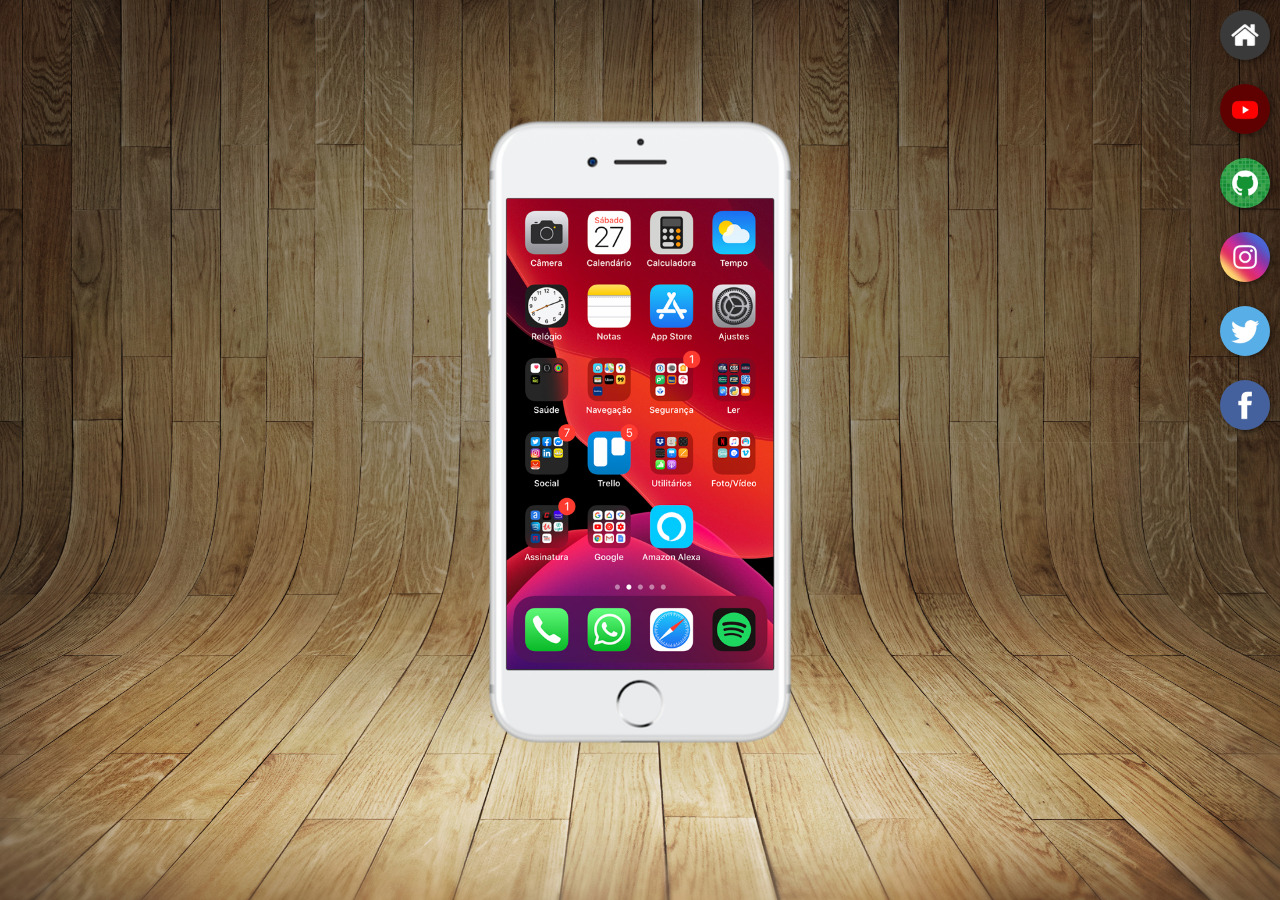
<file: index.html>
<!DOCTYPE html>
<html lang="pt-br">
<head>
    <meta charset="UTF-8">
    <meta name="viewport" content="width=device-width, initial-scale=1.0">
    <title>Projeto Redes Sociais</title>
    <link rel="shortcut icon" href="favicon.ico" type="image/x-icon">
    <link rel="stylesheet" href="estilos/style.css">
</head>
<body>
    <main>
        <section id="telefone">
            <iframe src="home.html" name="tela" id="tela" frameborder="0"></iframe>

        </section>
        <section id="redes-sociais">
            <a href="home.html" target="tela"><img src="imagens/logo-home.jpg" alt="home"></a><br>
            <a href="youtube.html" target="tela"><img src="imagens/logo-youtube.jpg" alt="youtube"></a><br>
            <a href="github.html" target="tela"><img src="imagens/logo-github.jpg" alt="github"></a><br>
            <a href="instagram.html" target="tela"><img src="imagens/logo-instagram.jpg" alt="instagram"></a><br>
            <a href="twitter.html" target="tela"><img src="imagens/logo-twitter.jpg" alt=""></a><br>
            <a href="facebook.html" target="tela"><img src="imagens/logo-facebook.jpg" alt=""></a>
            
        </section>
    </main>
</body>
</html>
</file>
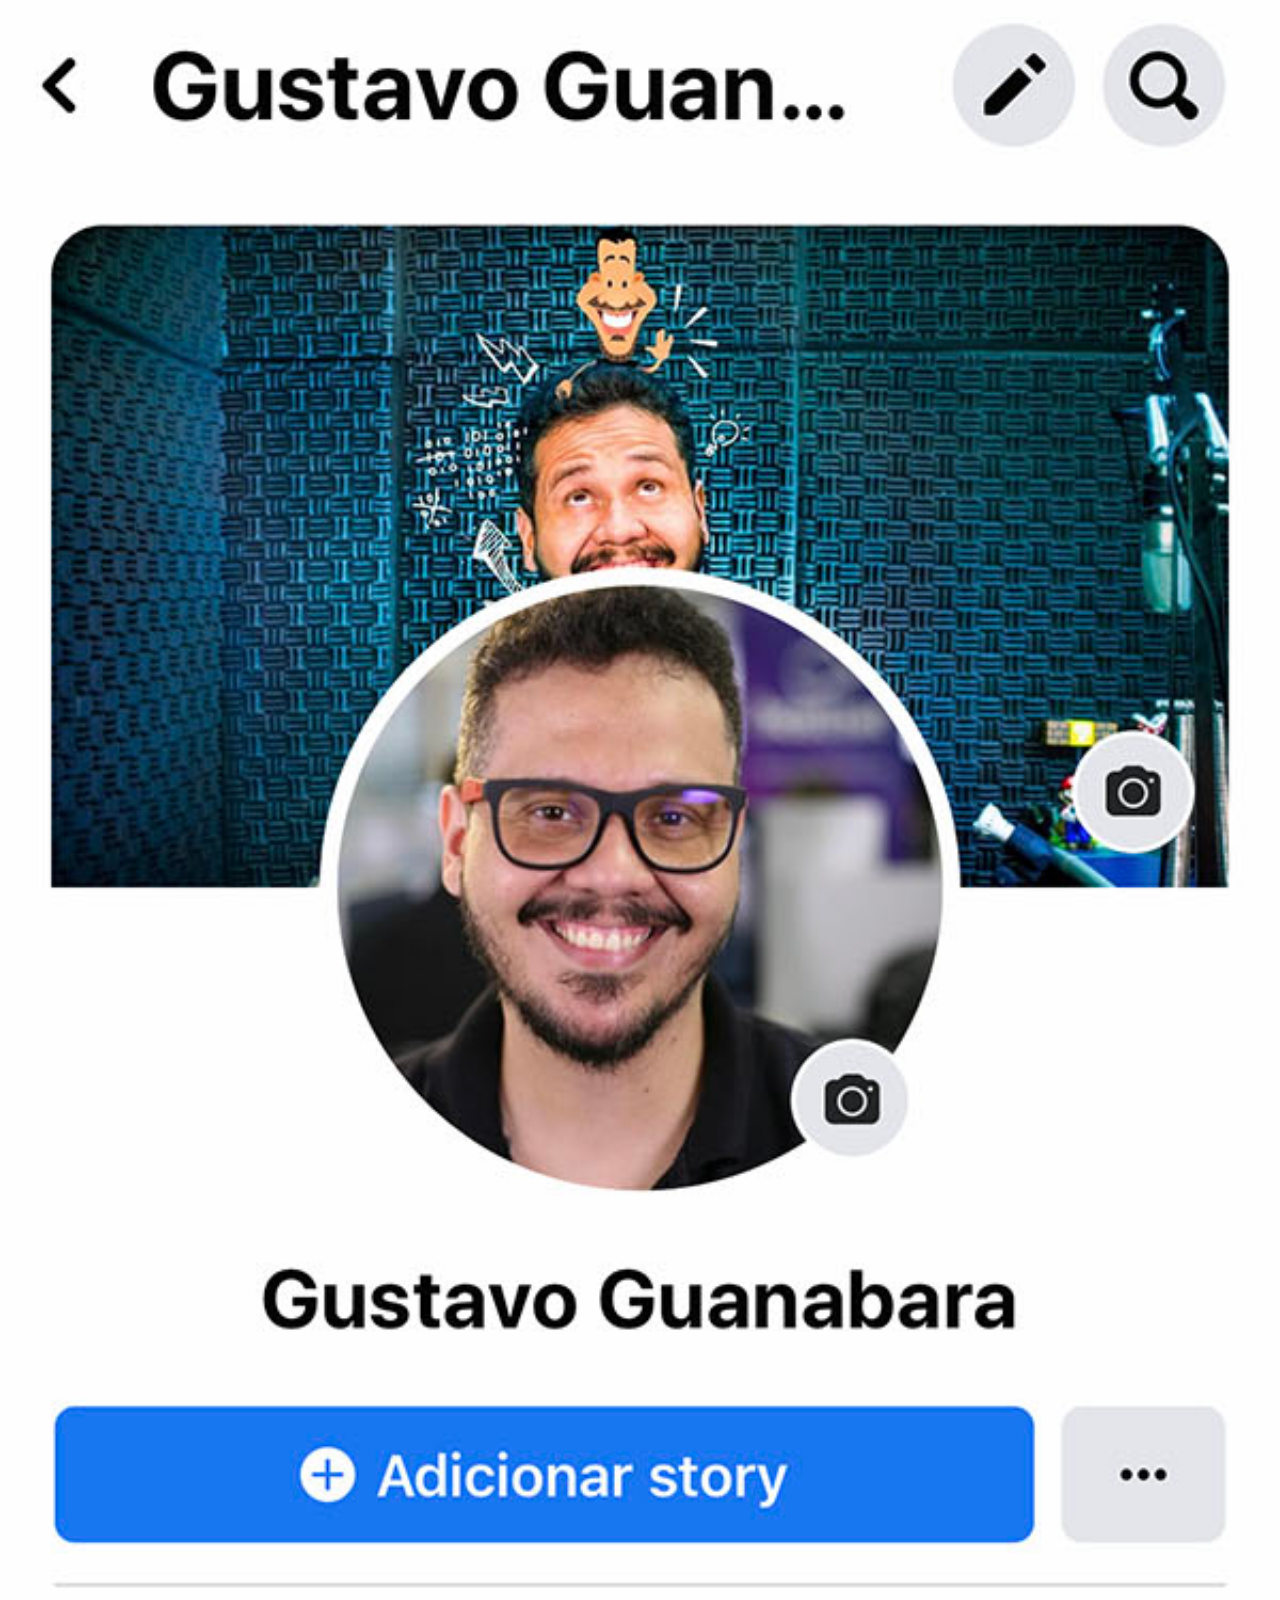
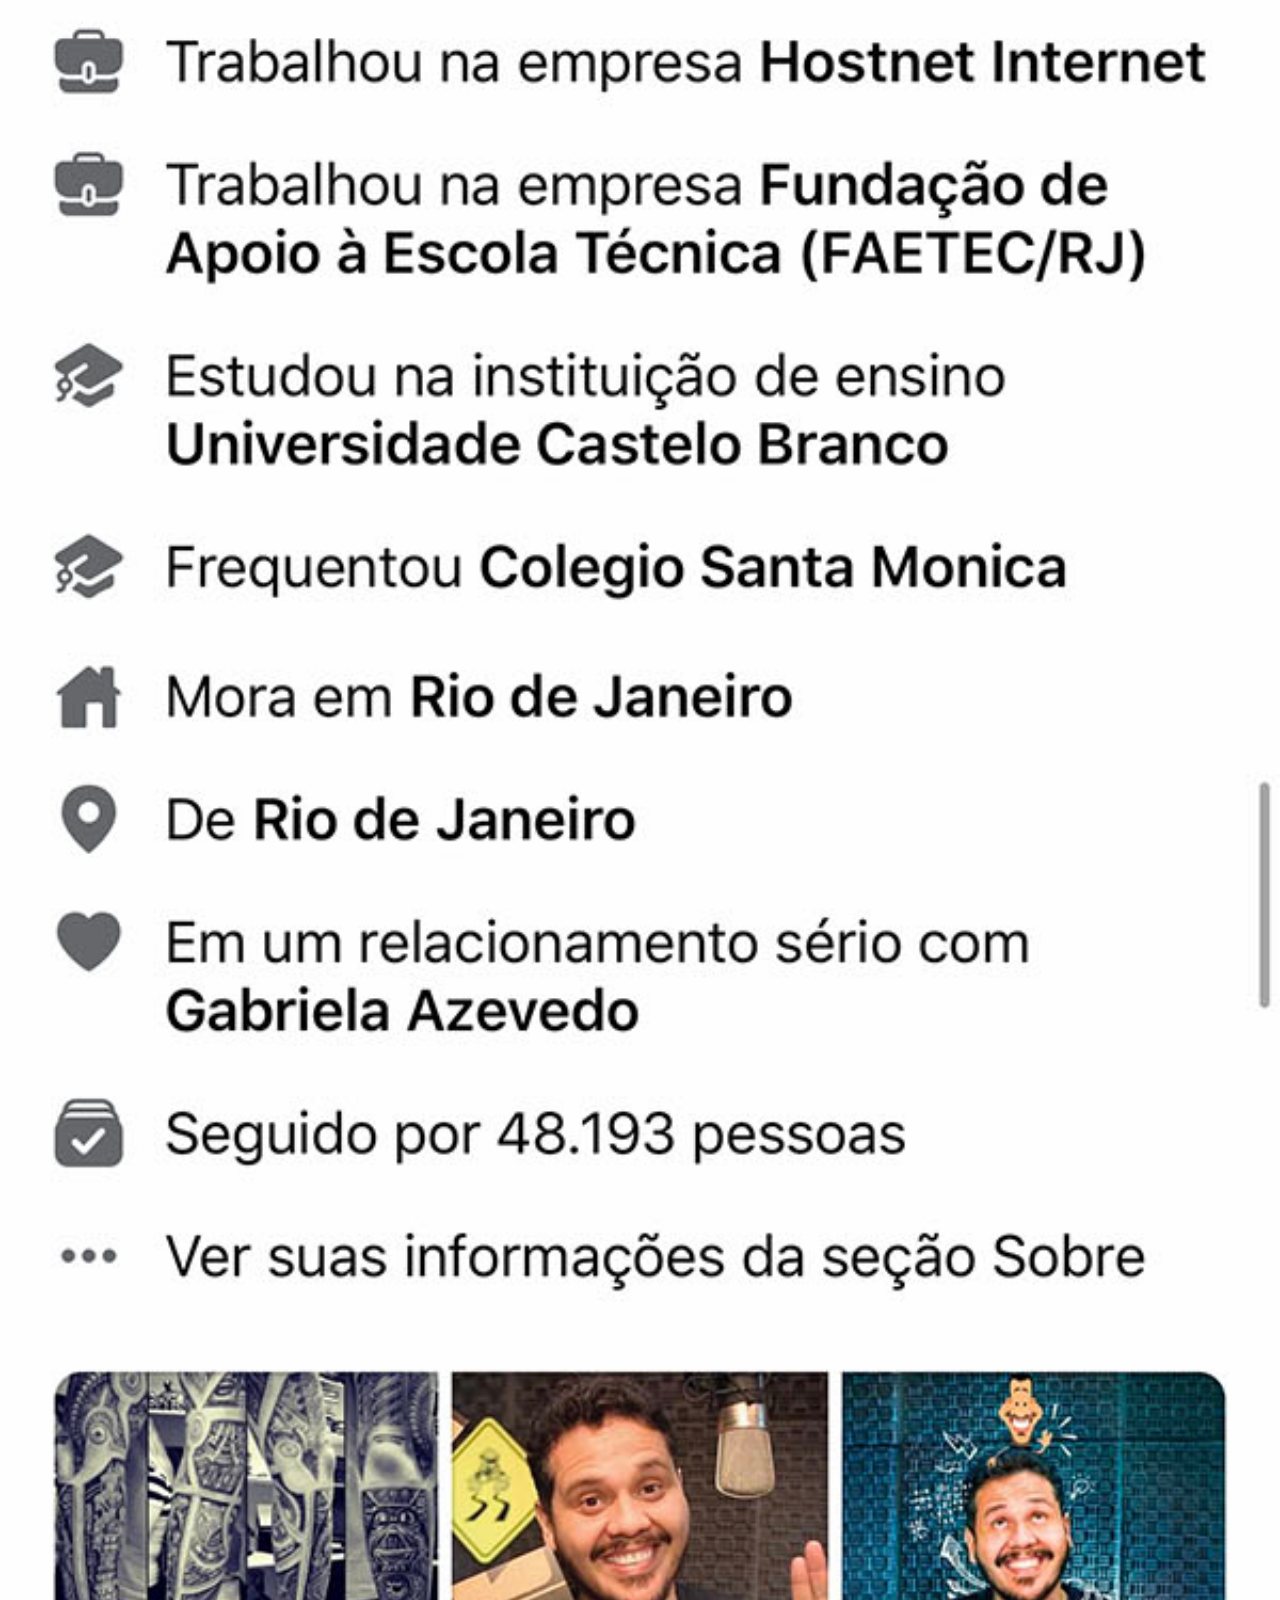
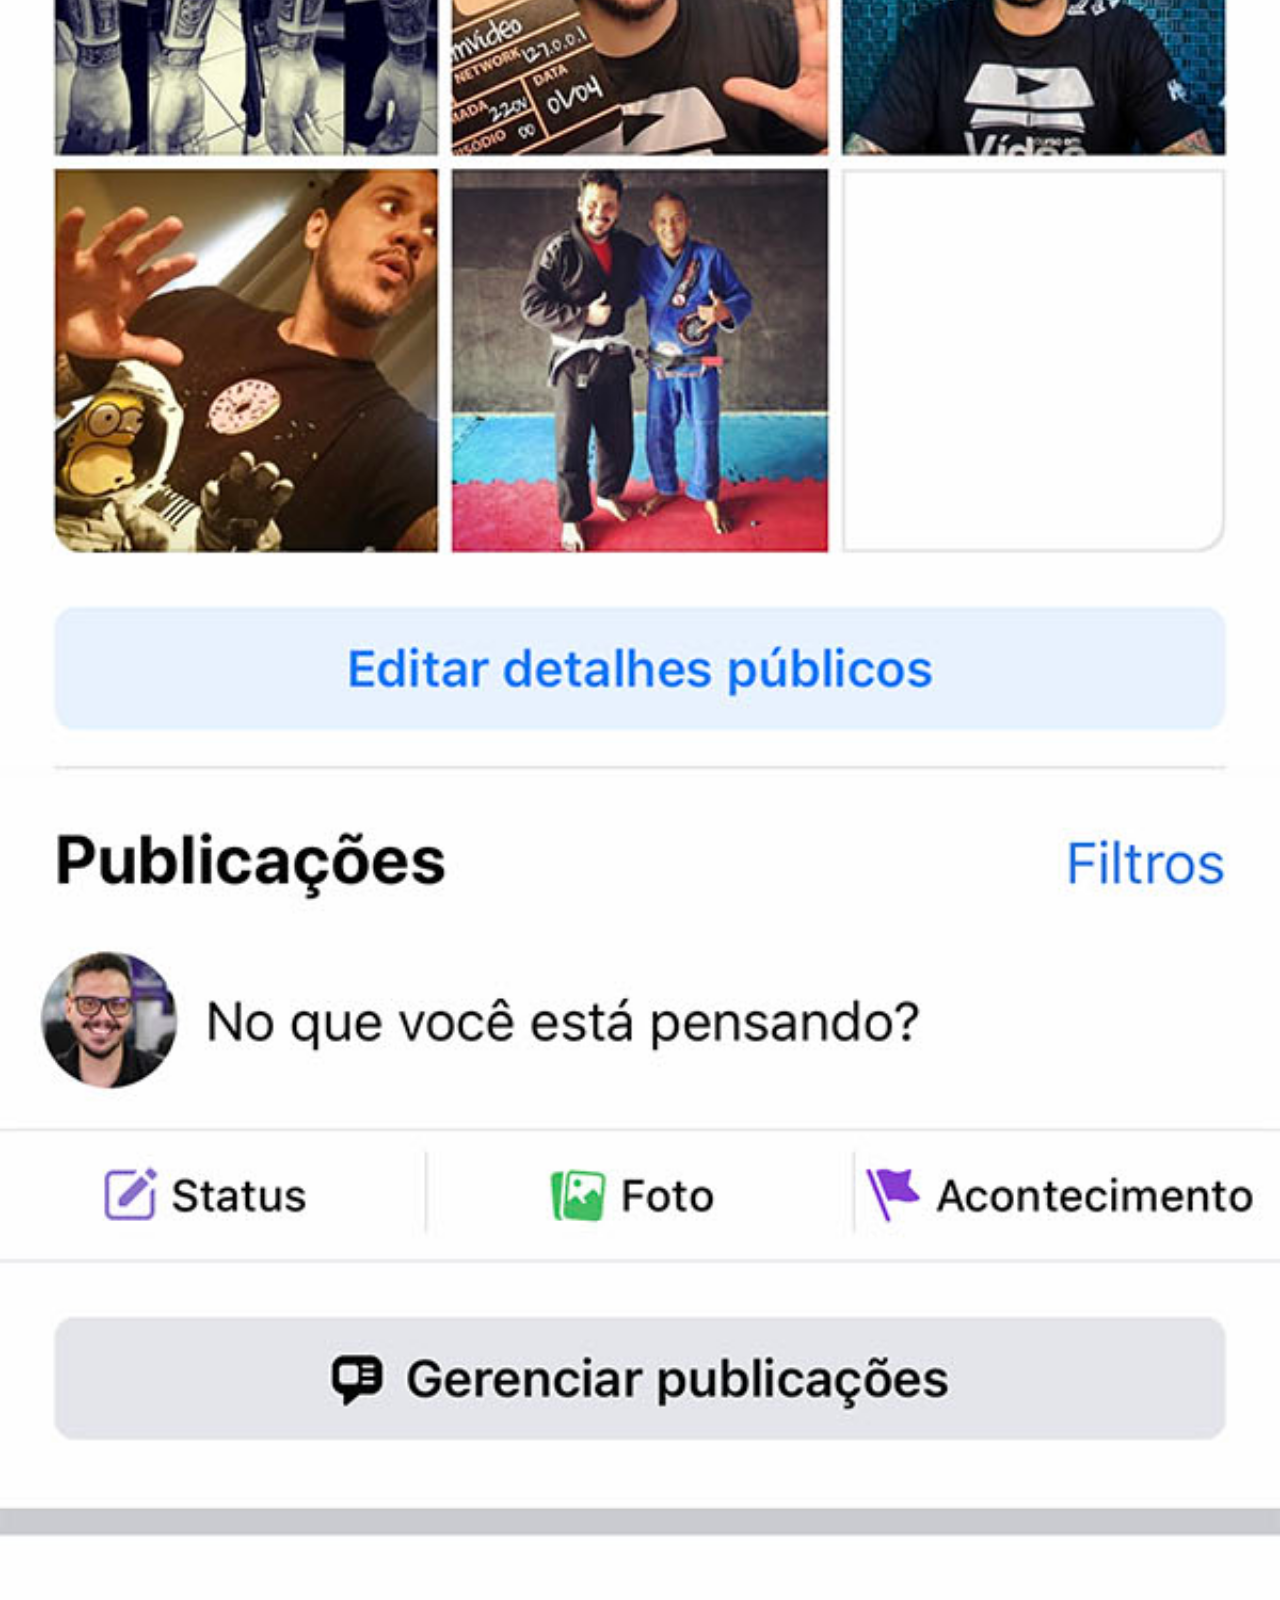
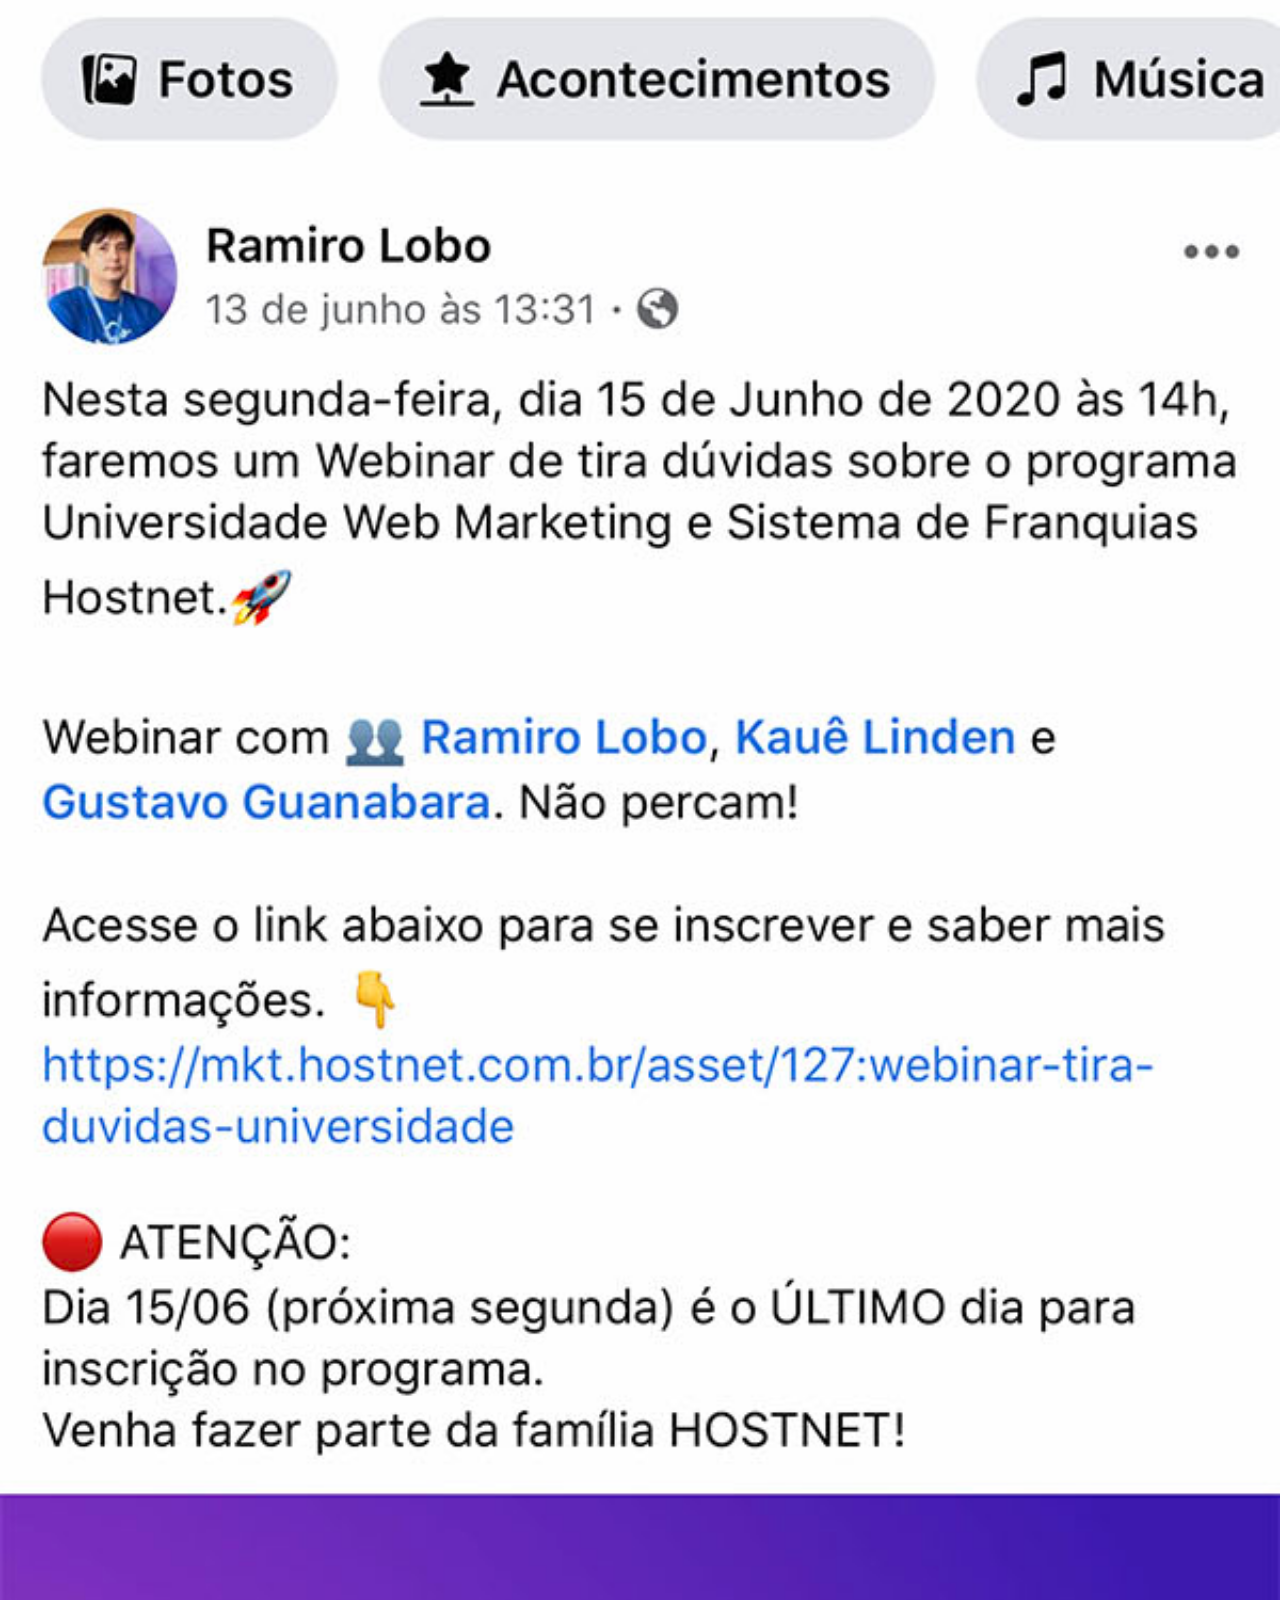
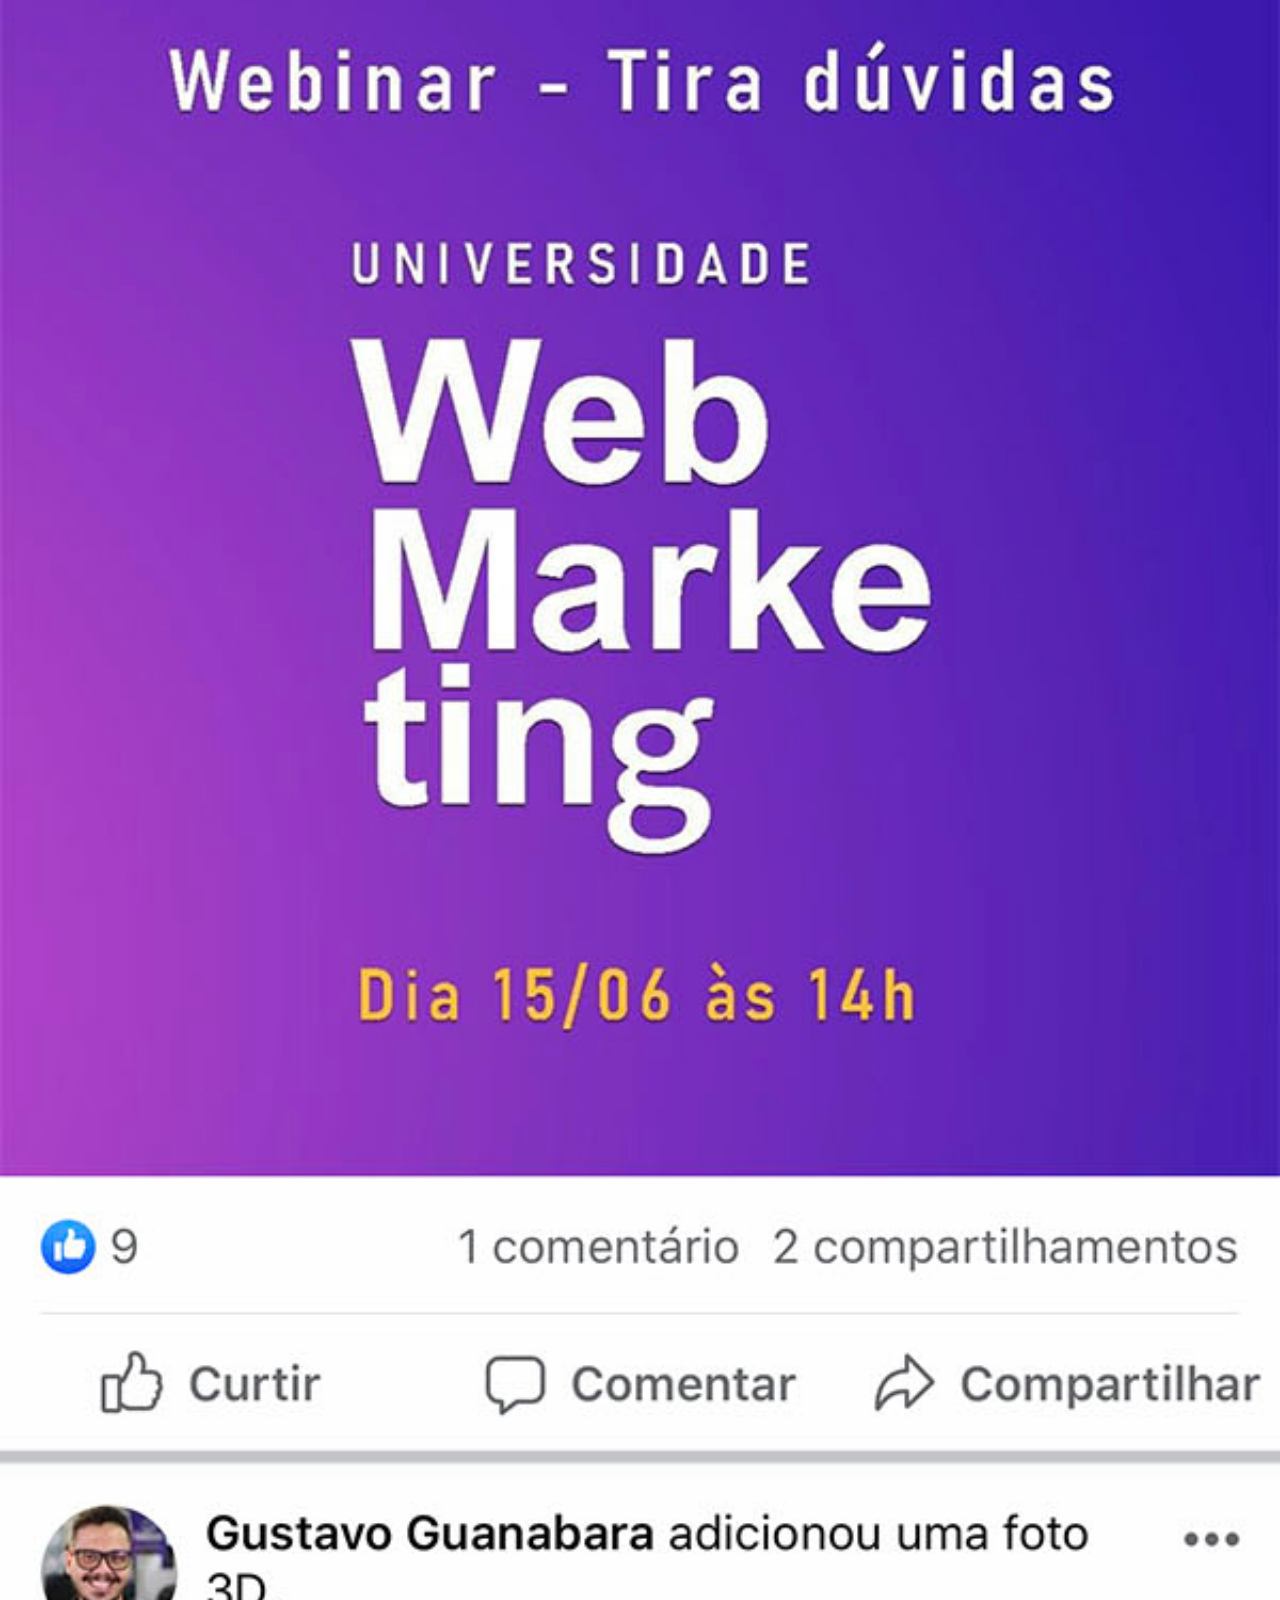
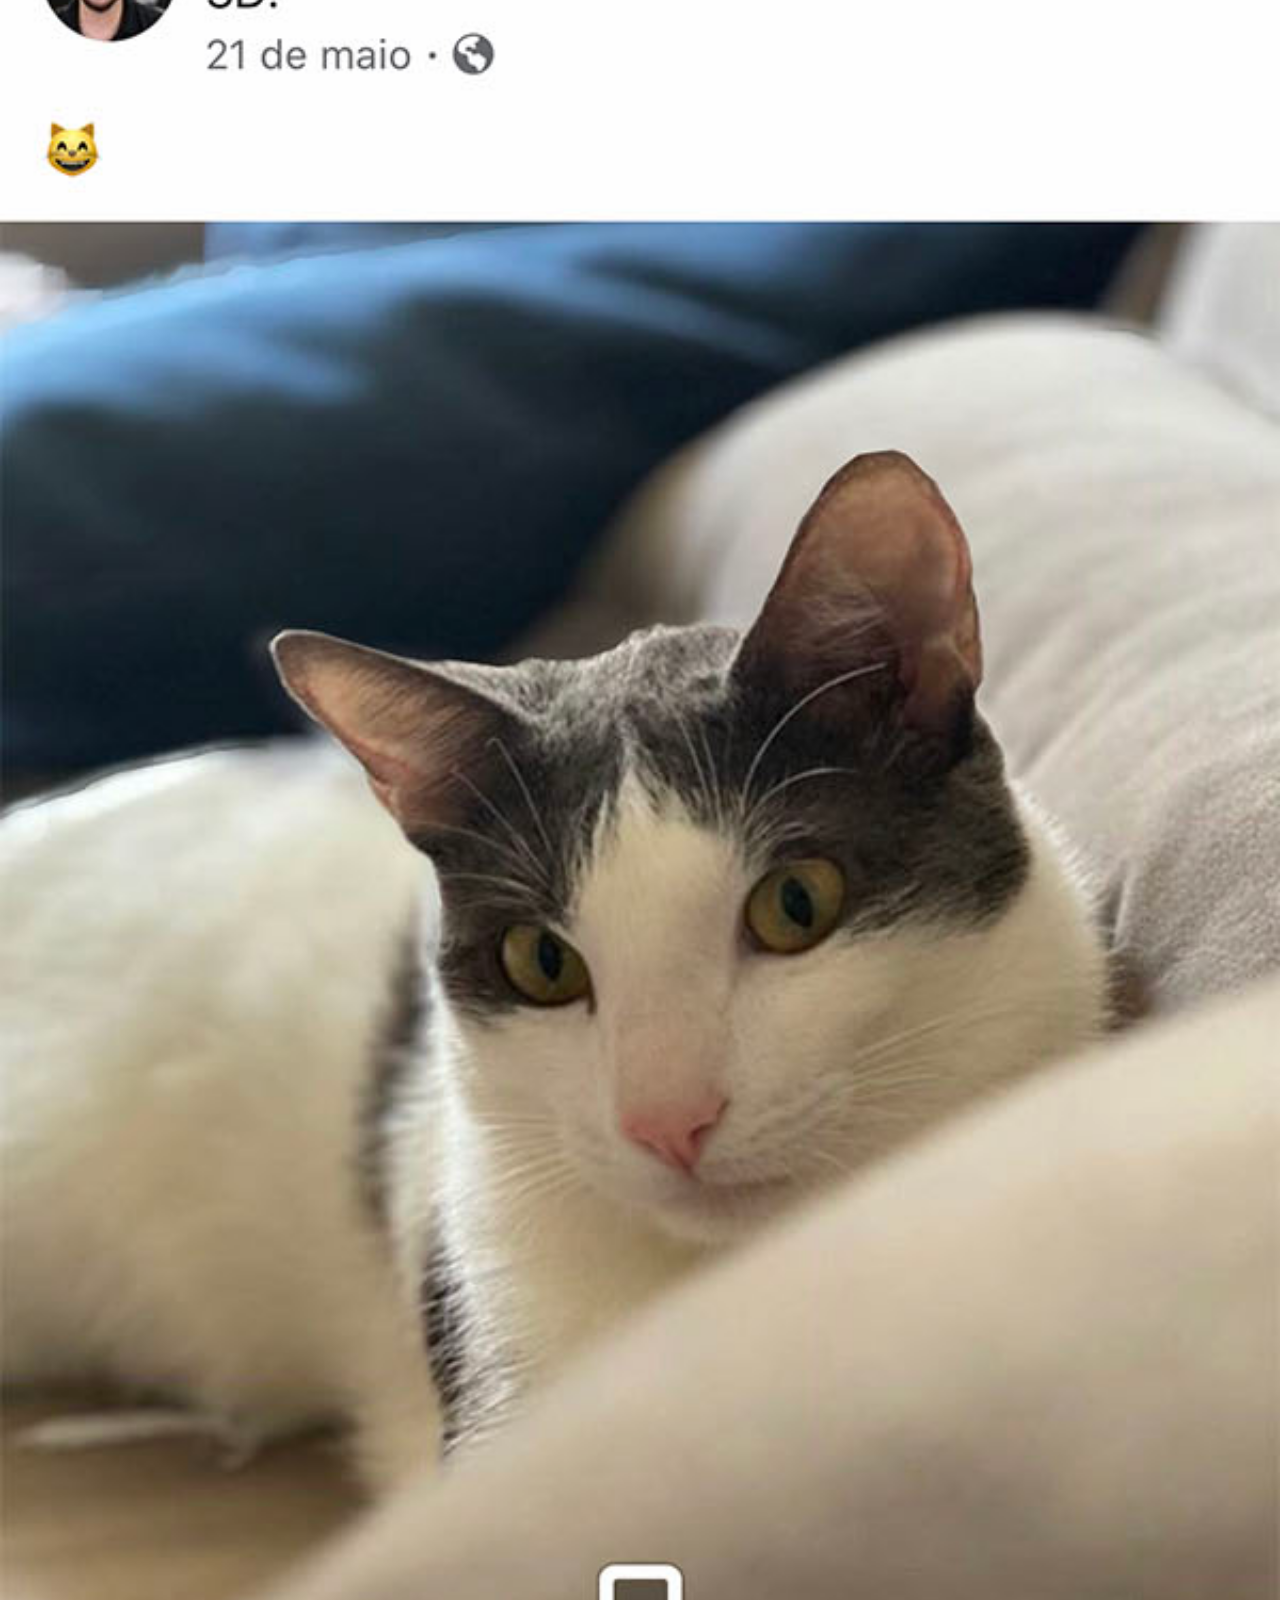
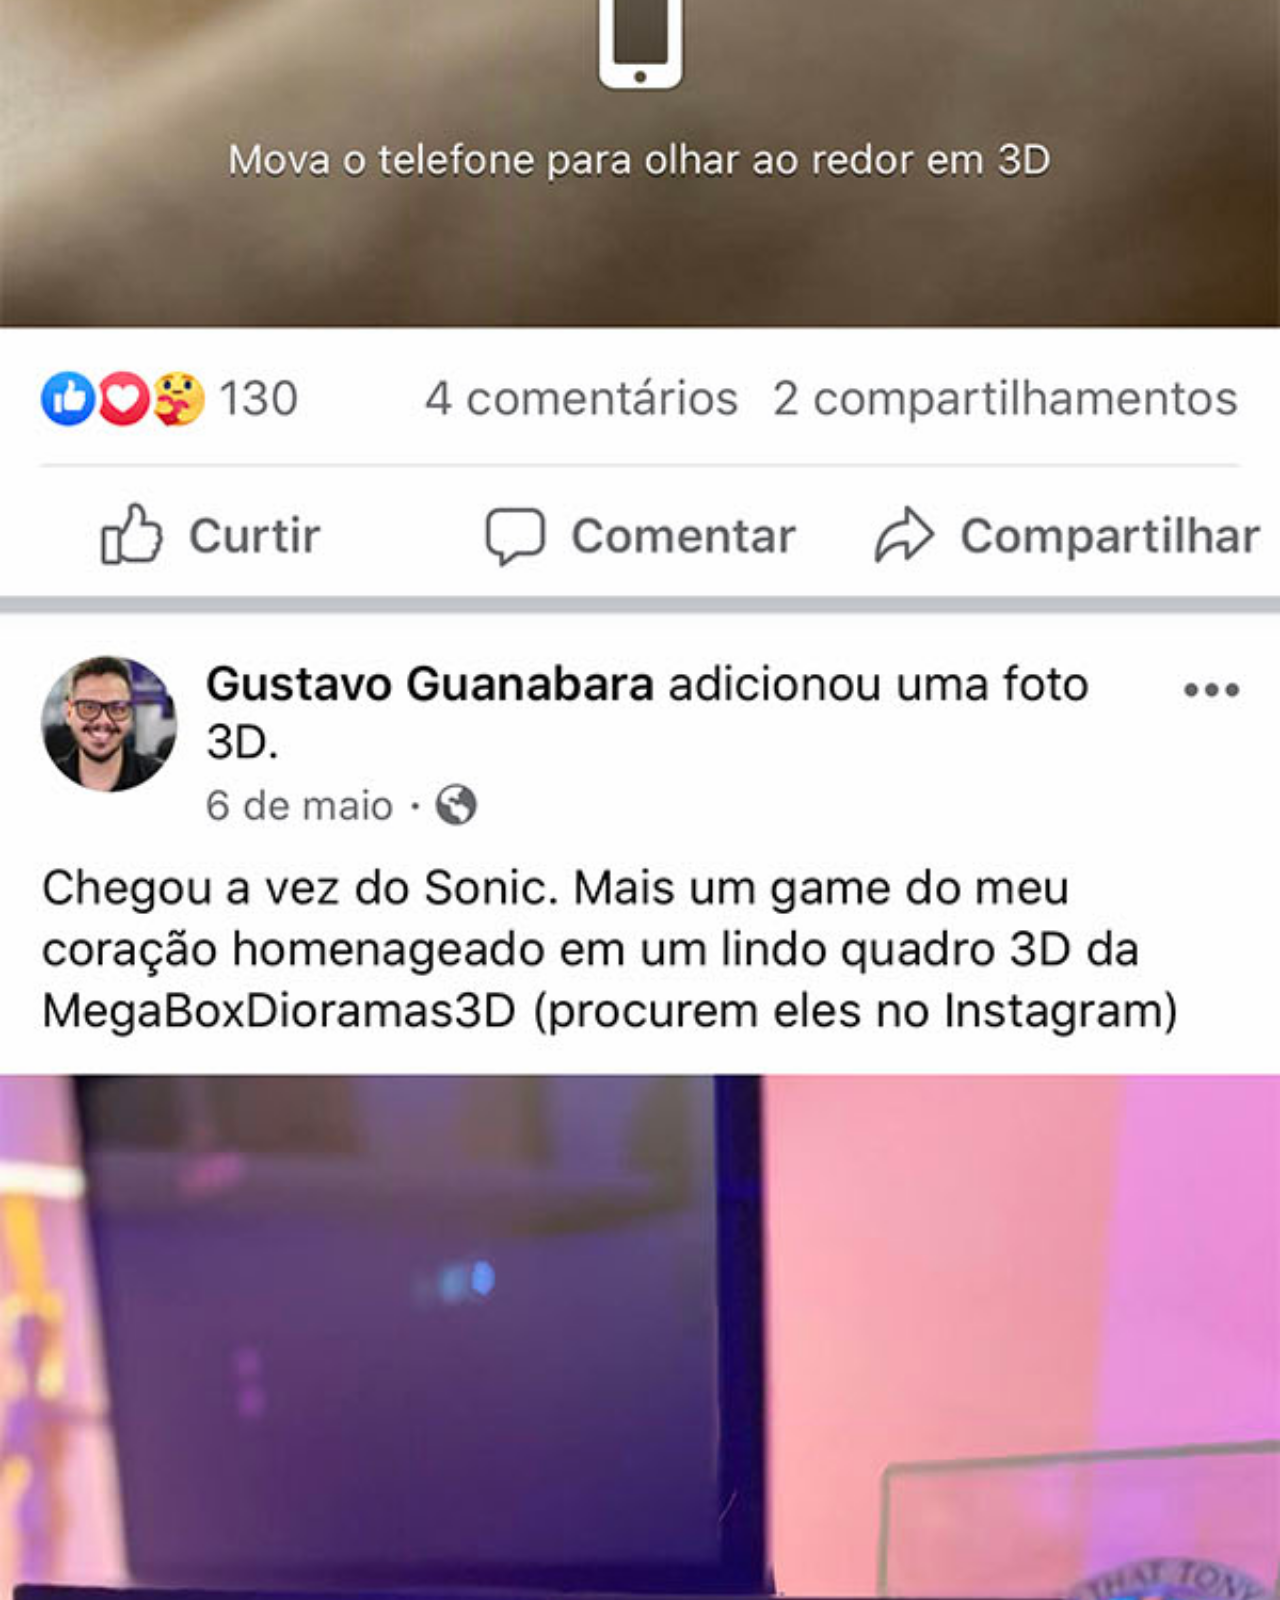
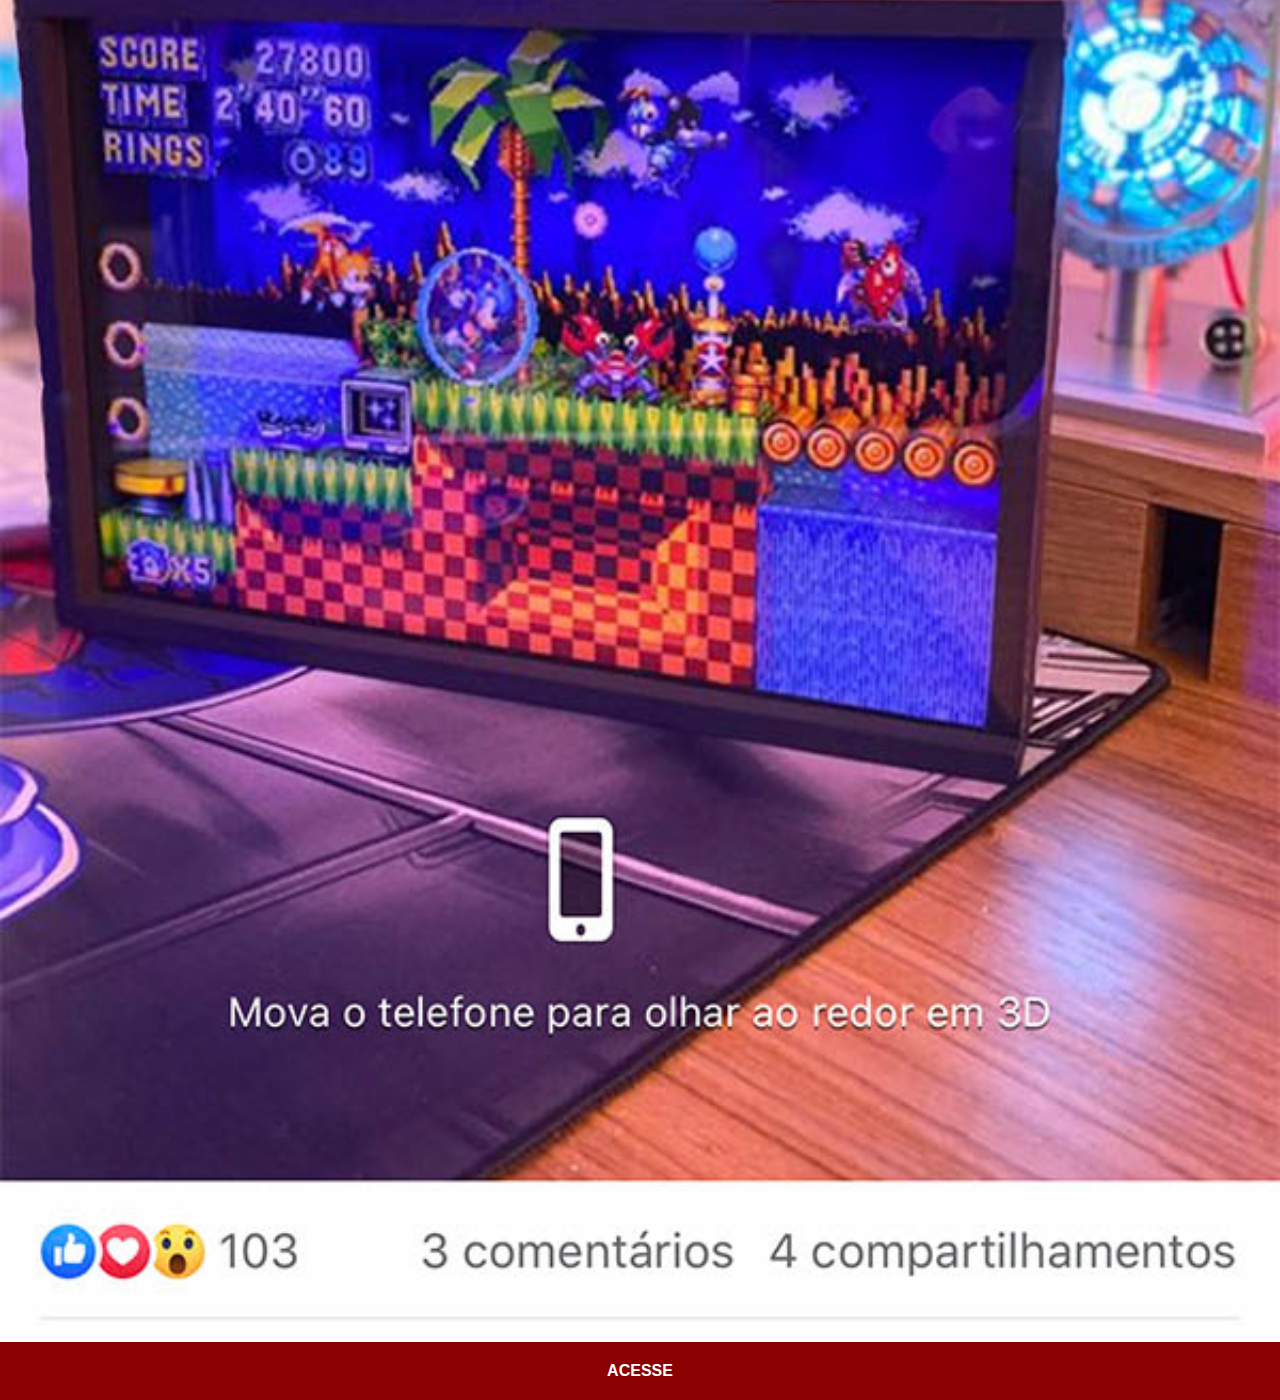
<file: facebook.html>
<!DOCTYPE html>
<html lang="pt-br">
<head>
    <meta charset="UTF-8">
    <meta name="viewport" content="width=device-width, initial-scale=1.0">
    <title>Facebook</title>
    <link rel="stylesheet" href="estilos/social.css">
</head>
<body>
    <img src="imagens/tela-facebook.jpg" alt="facebook">
    <a href="https://www.facebook.com/">ACESSE</a>
    
</body>
</html>
</file>
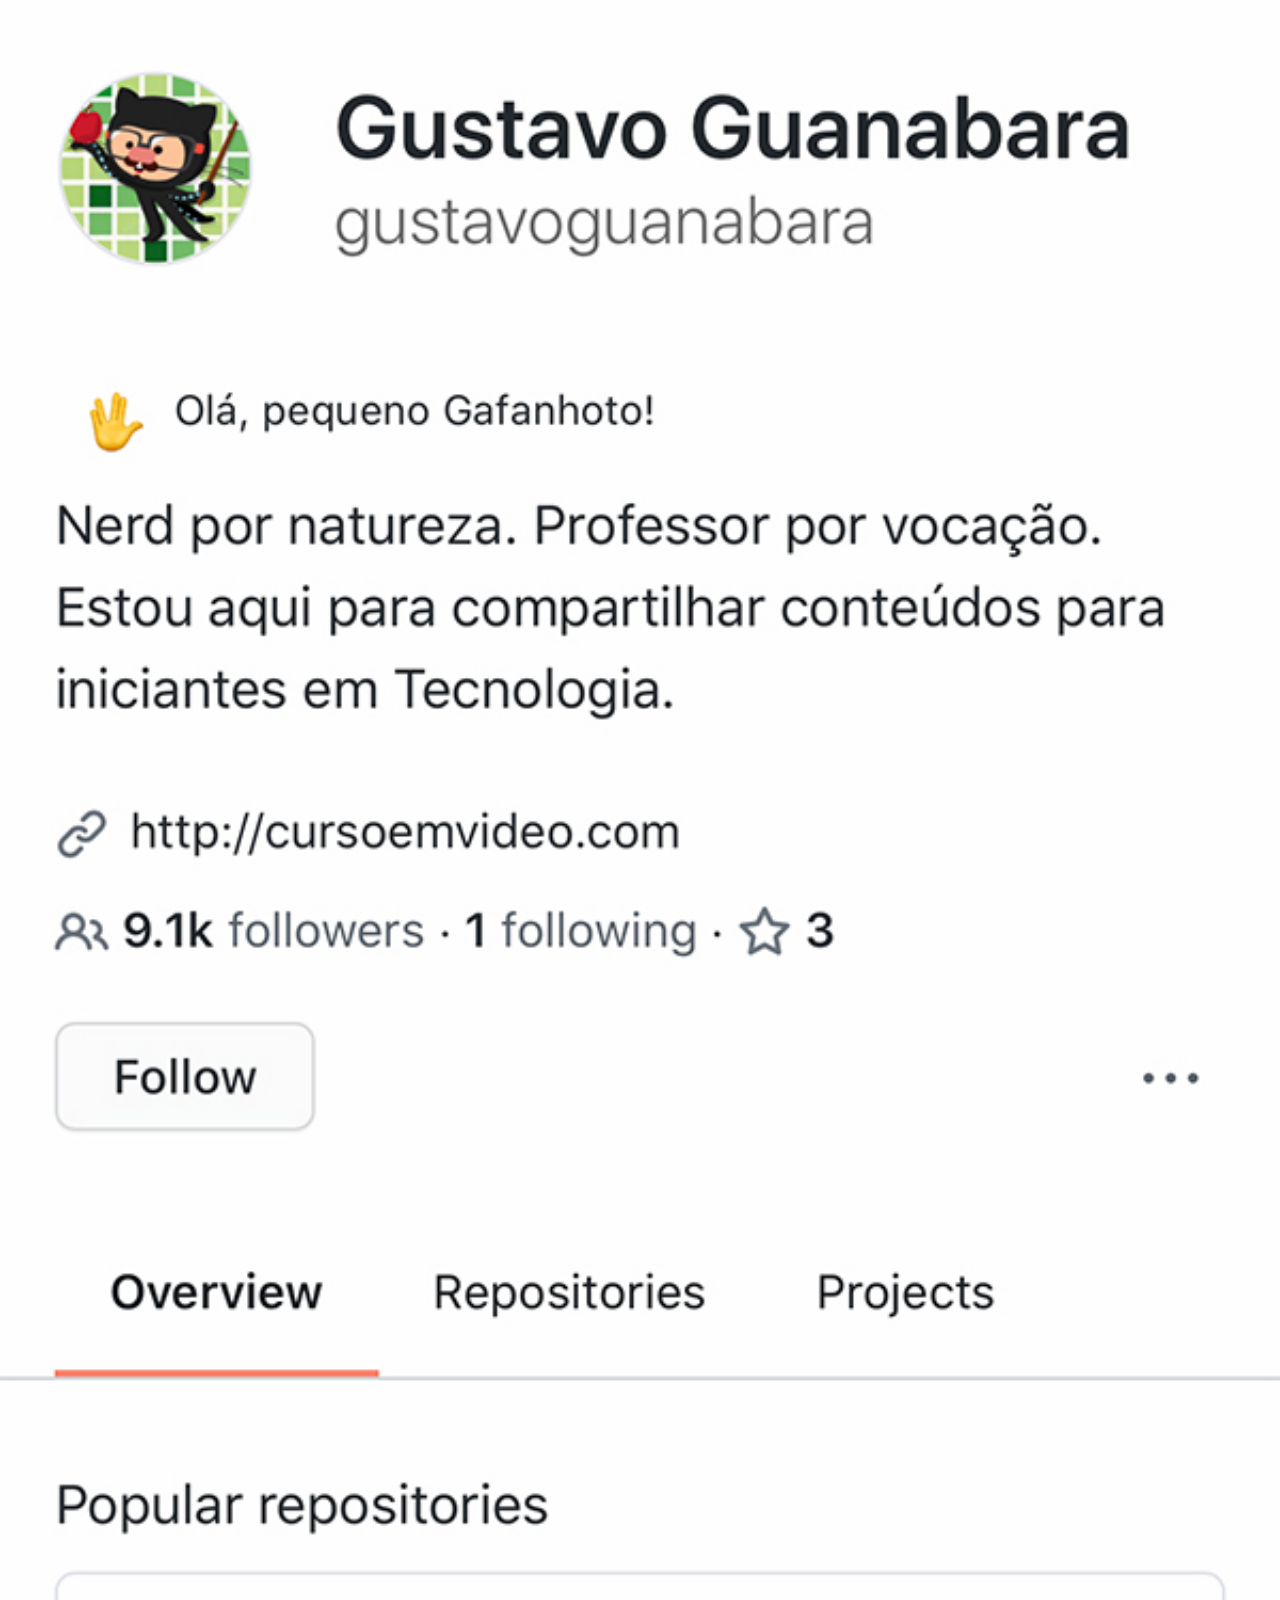
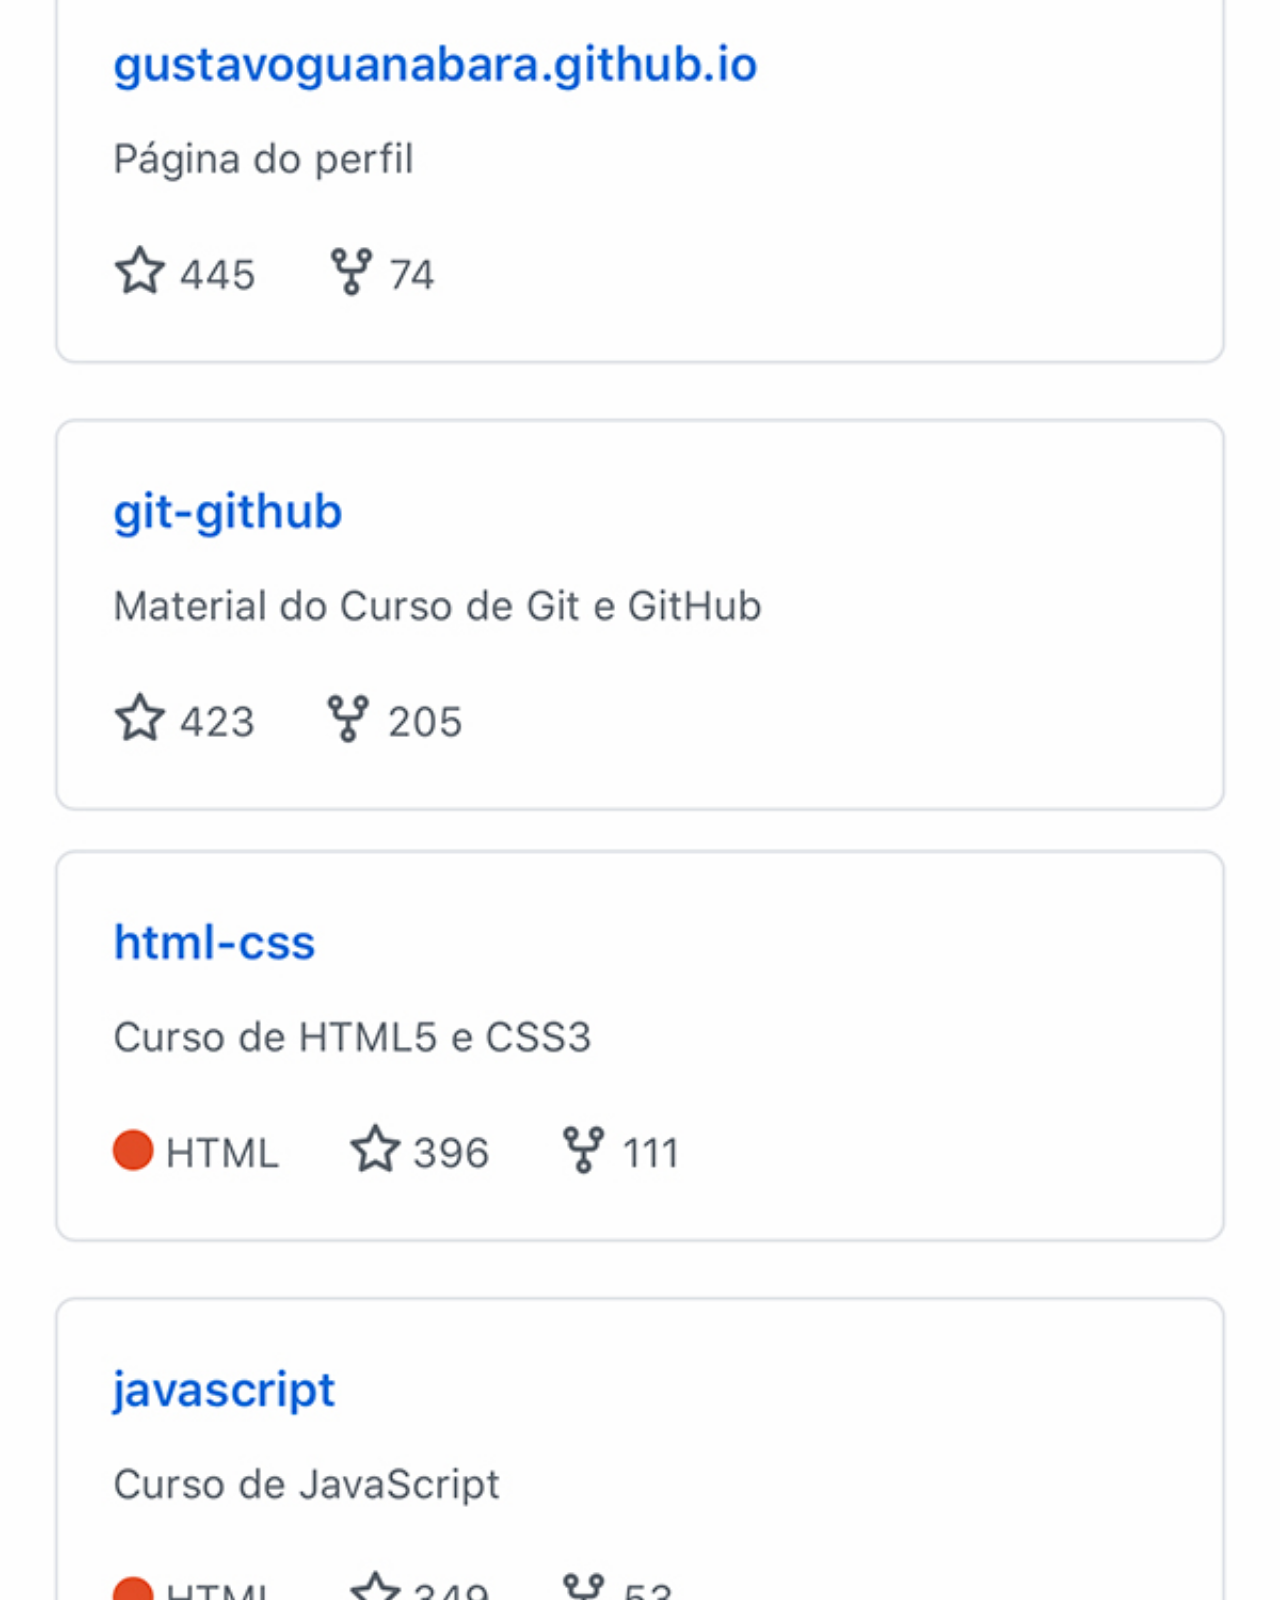
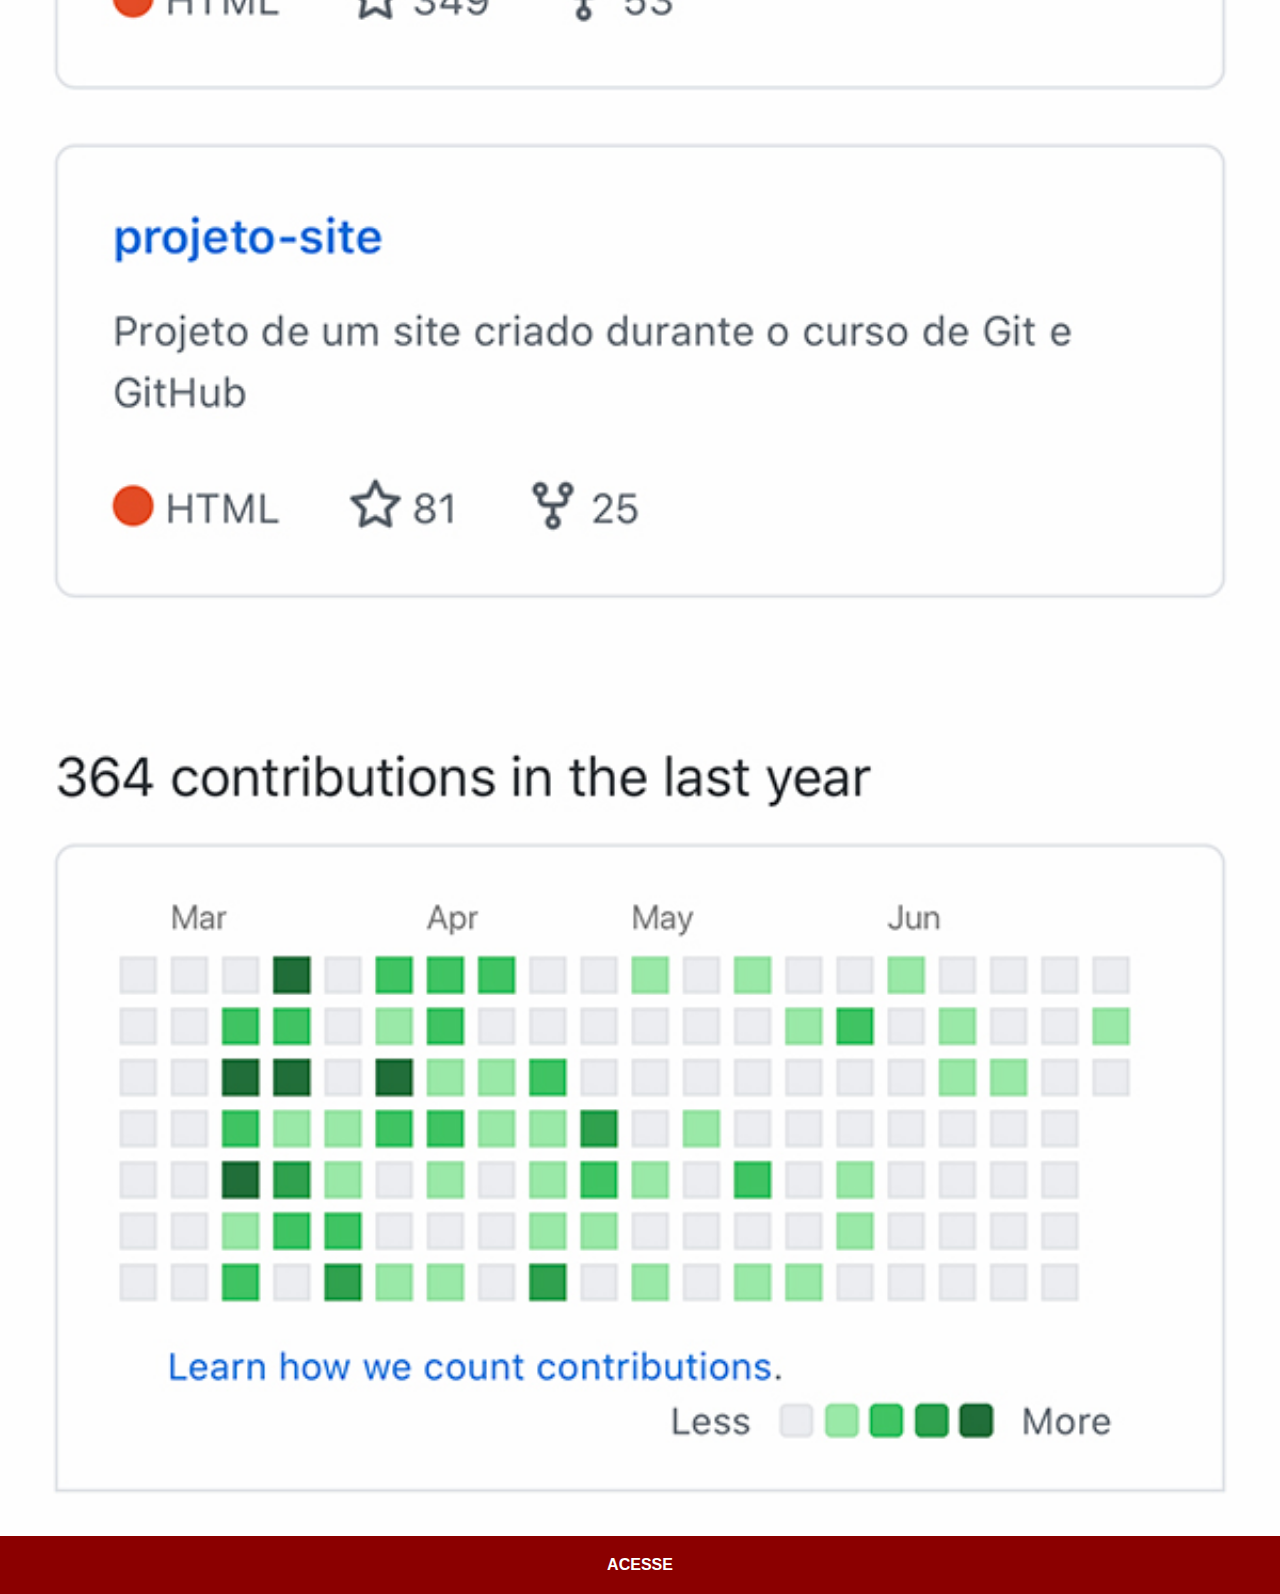
<file: github.html>
<!DOCTYPE html>
<html lang="pt-br">
<head>
    <meta charset="UTF-8">
    <meta name="viewport" content="width=device-width, initial-scale=1.0">
    <title>GitHub</title>
    <link rel="stylesheet" href="estilos/social.css">
</head>
<body>
    <img src="imagens/tela-github.jpg" alt="github">
    <a href="https://github.com/EnzoDev73" target="_blank">ACESSE</a>
    
</body>
</html>
</file>
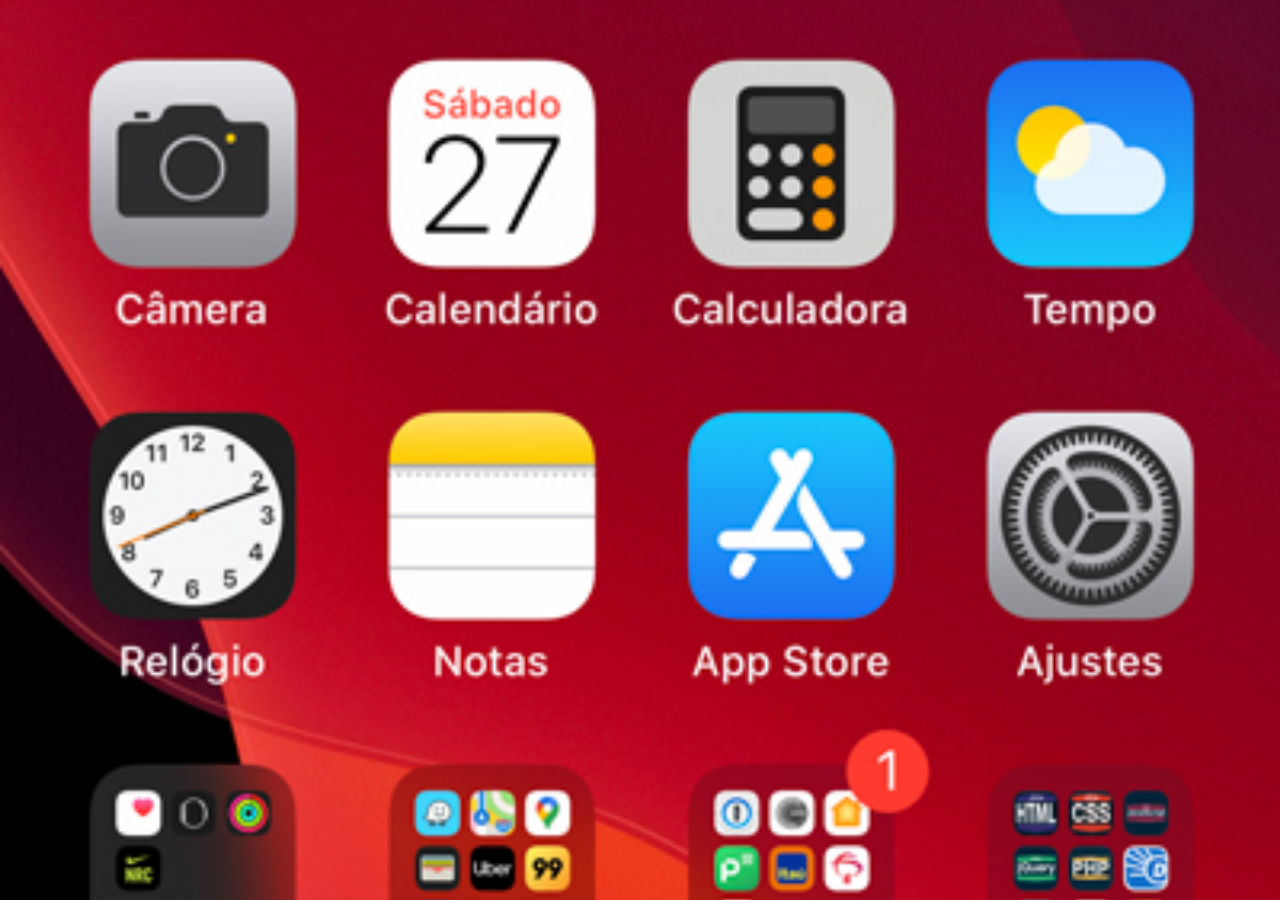
<file: home.html>
<!DOCTYPE html>
<html lang="pt-br">
<head>
    <meta charset="UTF-8">
    <meta name="viewport" content="width=device-width, initial-scale=1.0">
    <title>home</title>
    <style>
        *{
            margin: 0px;
            padding: 0px;
        }

        body{
            height: 100vh;
            width: 100vw;
            background: black url('imagens/tela-home.jpg') no-repeat top center;
            background-size: cover;
        }
    </style>
</head>
<body>
    
</body>
</html>
</file>
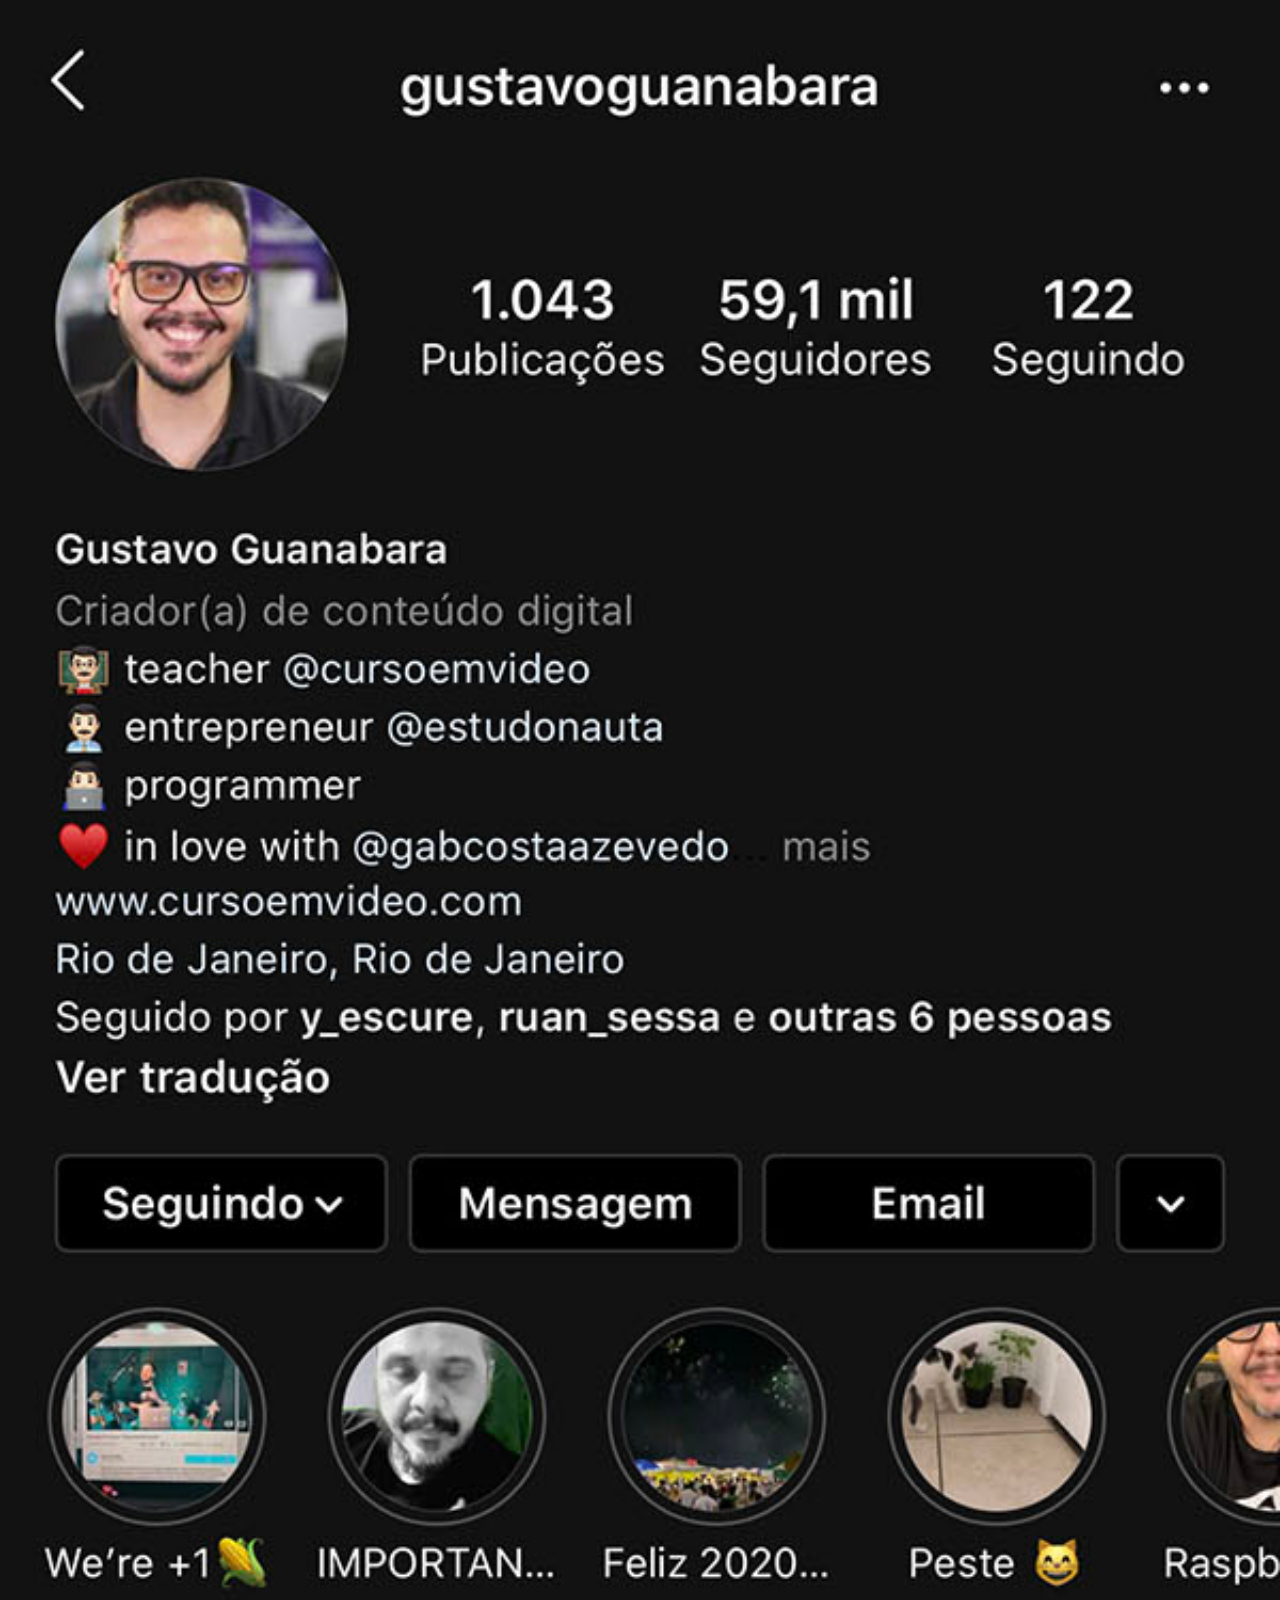
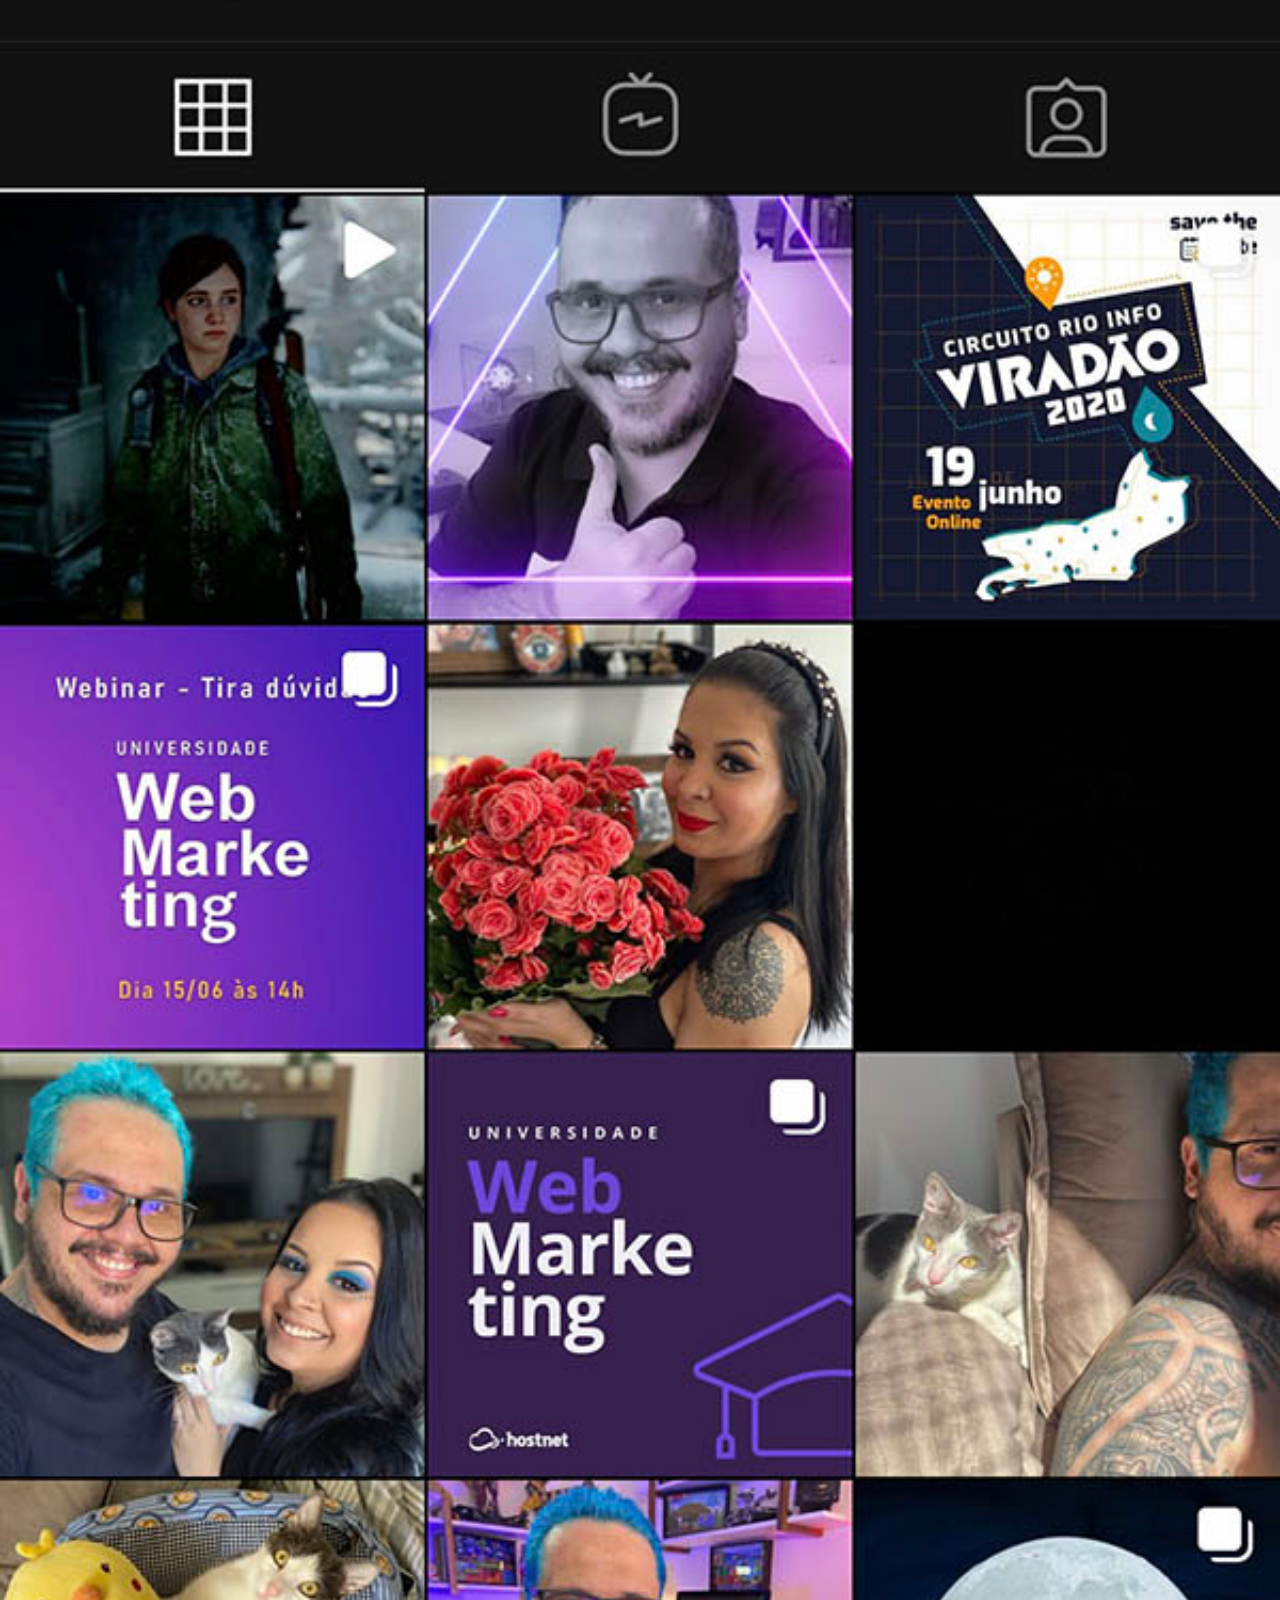
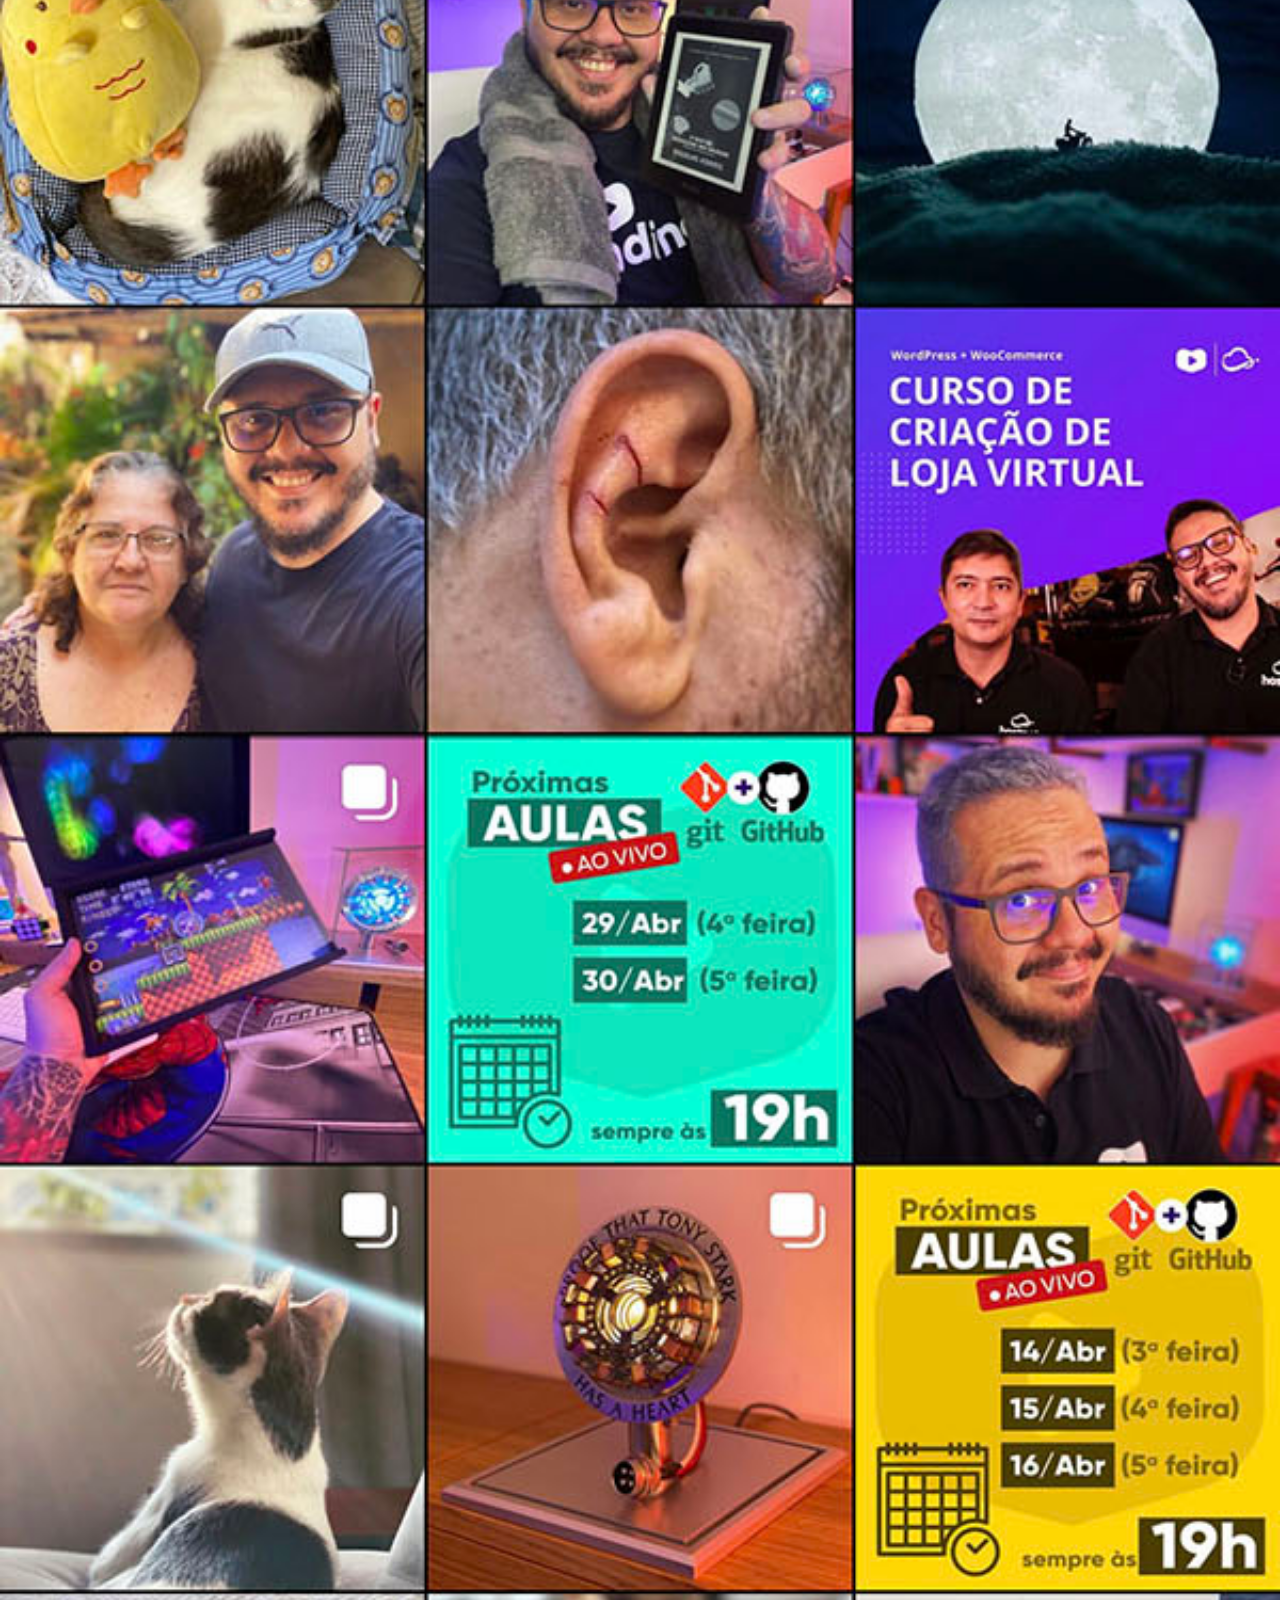
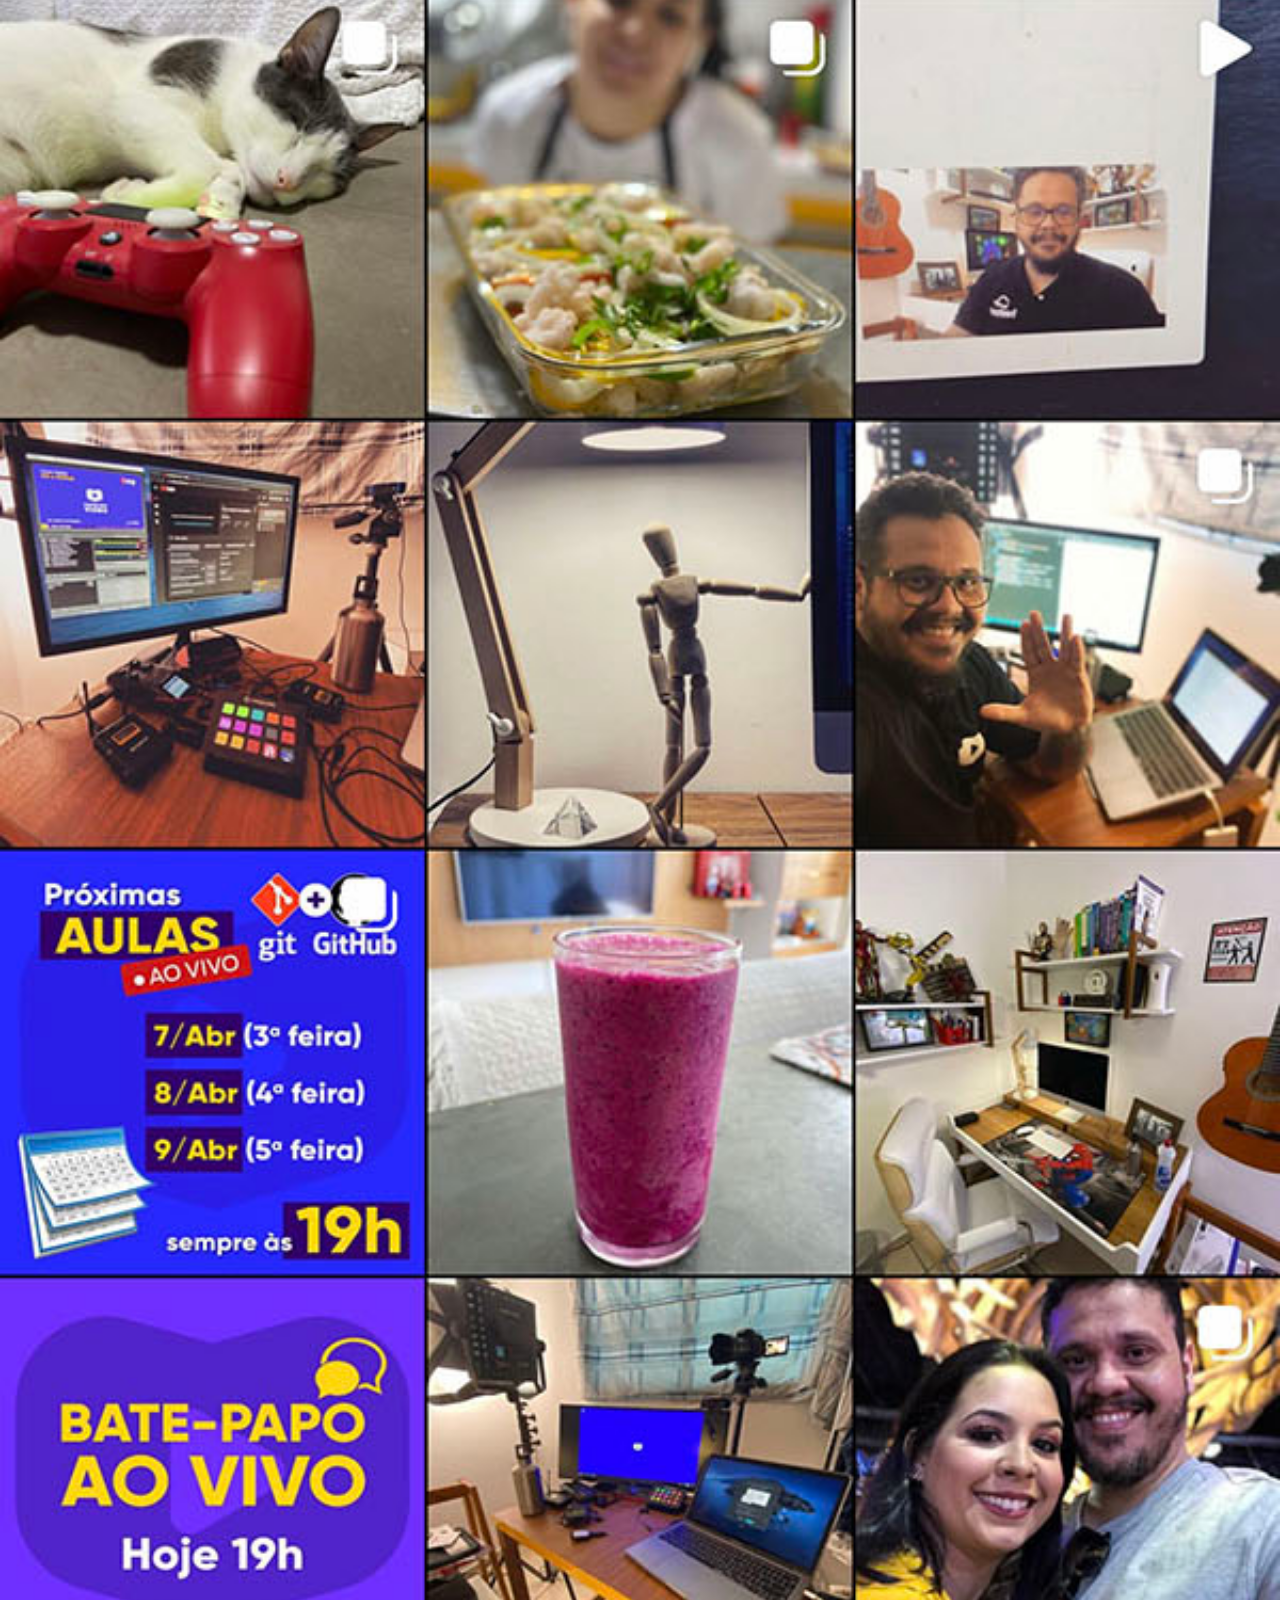
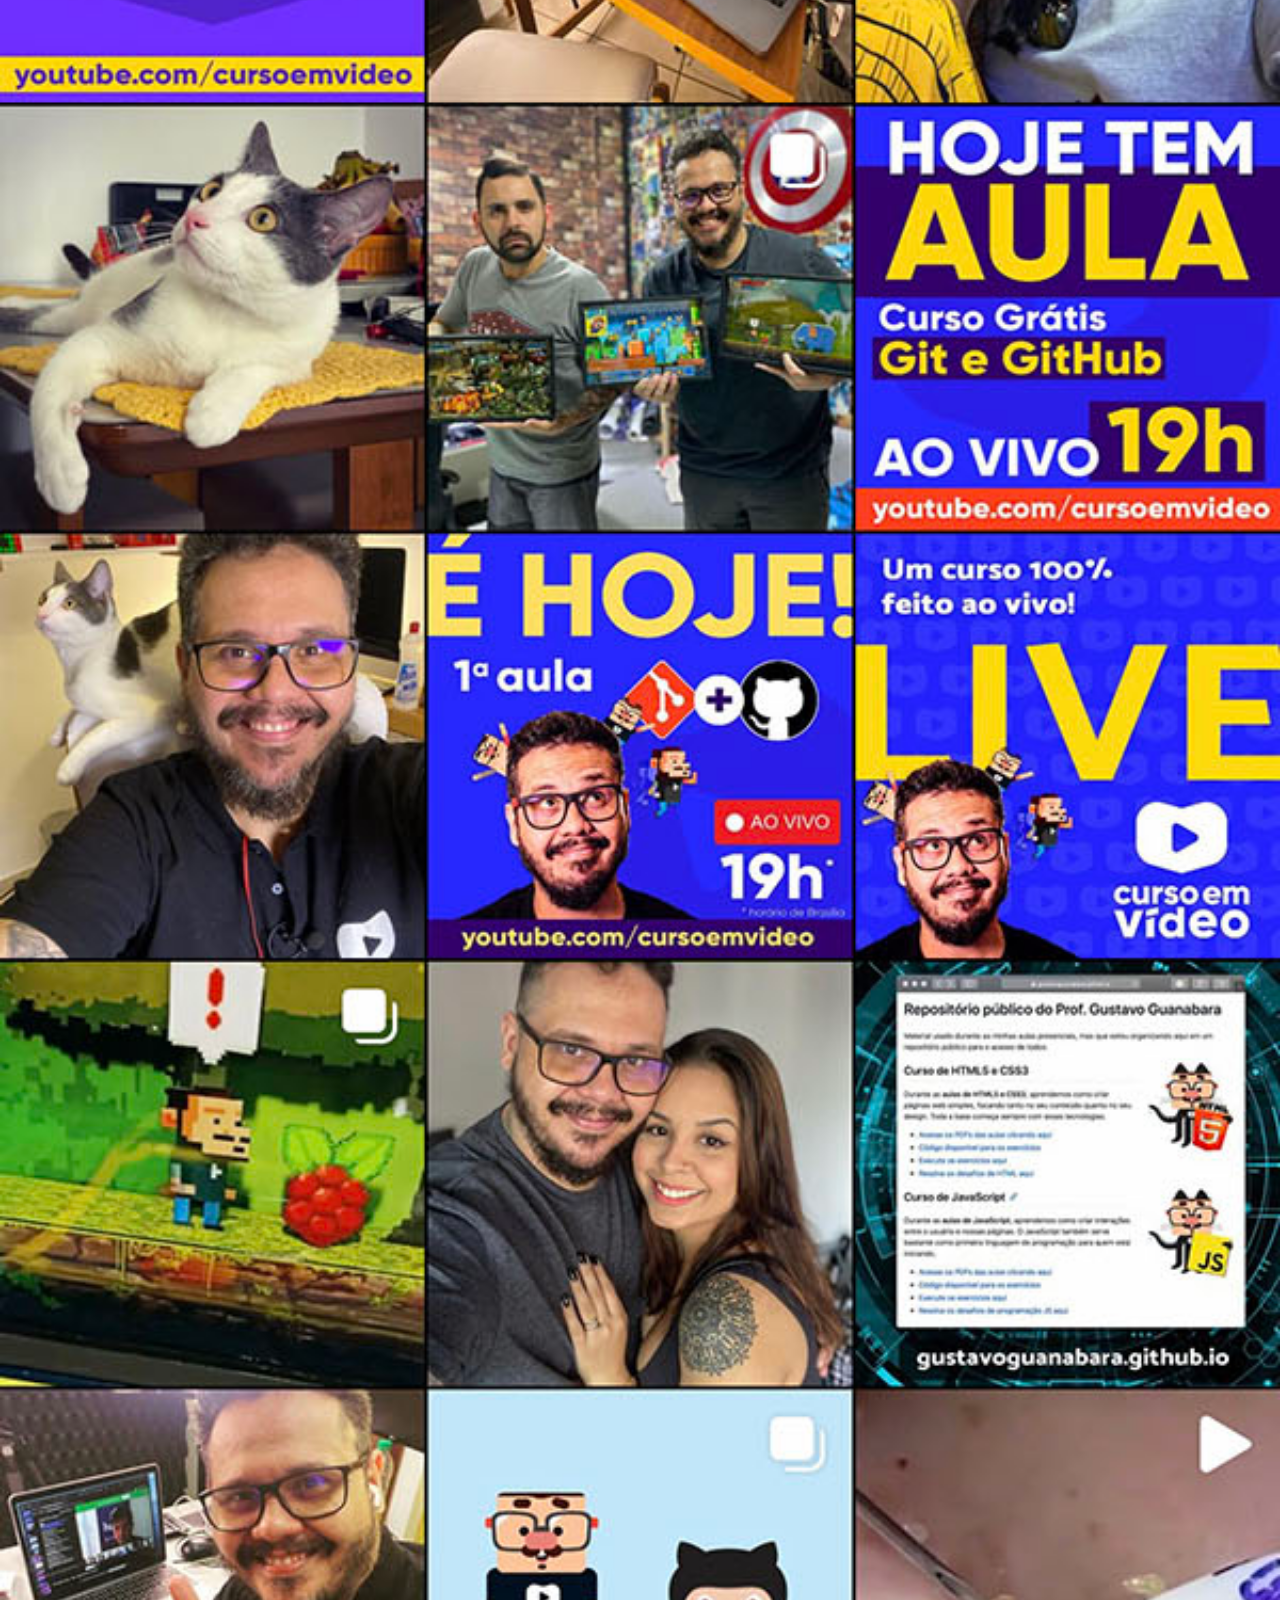
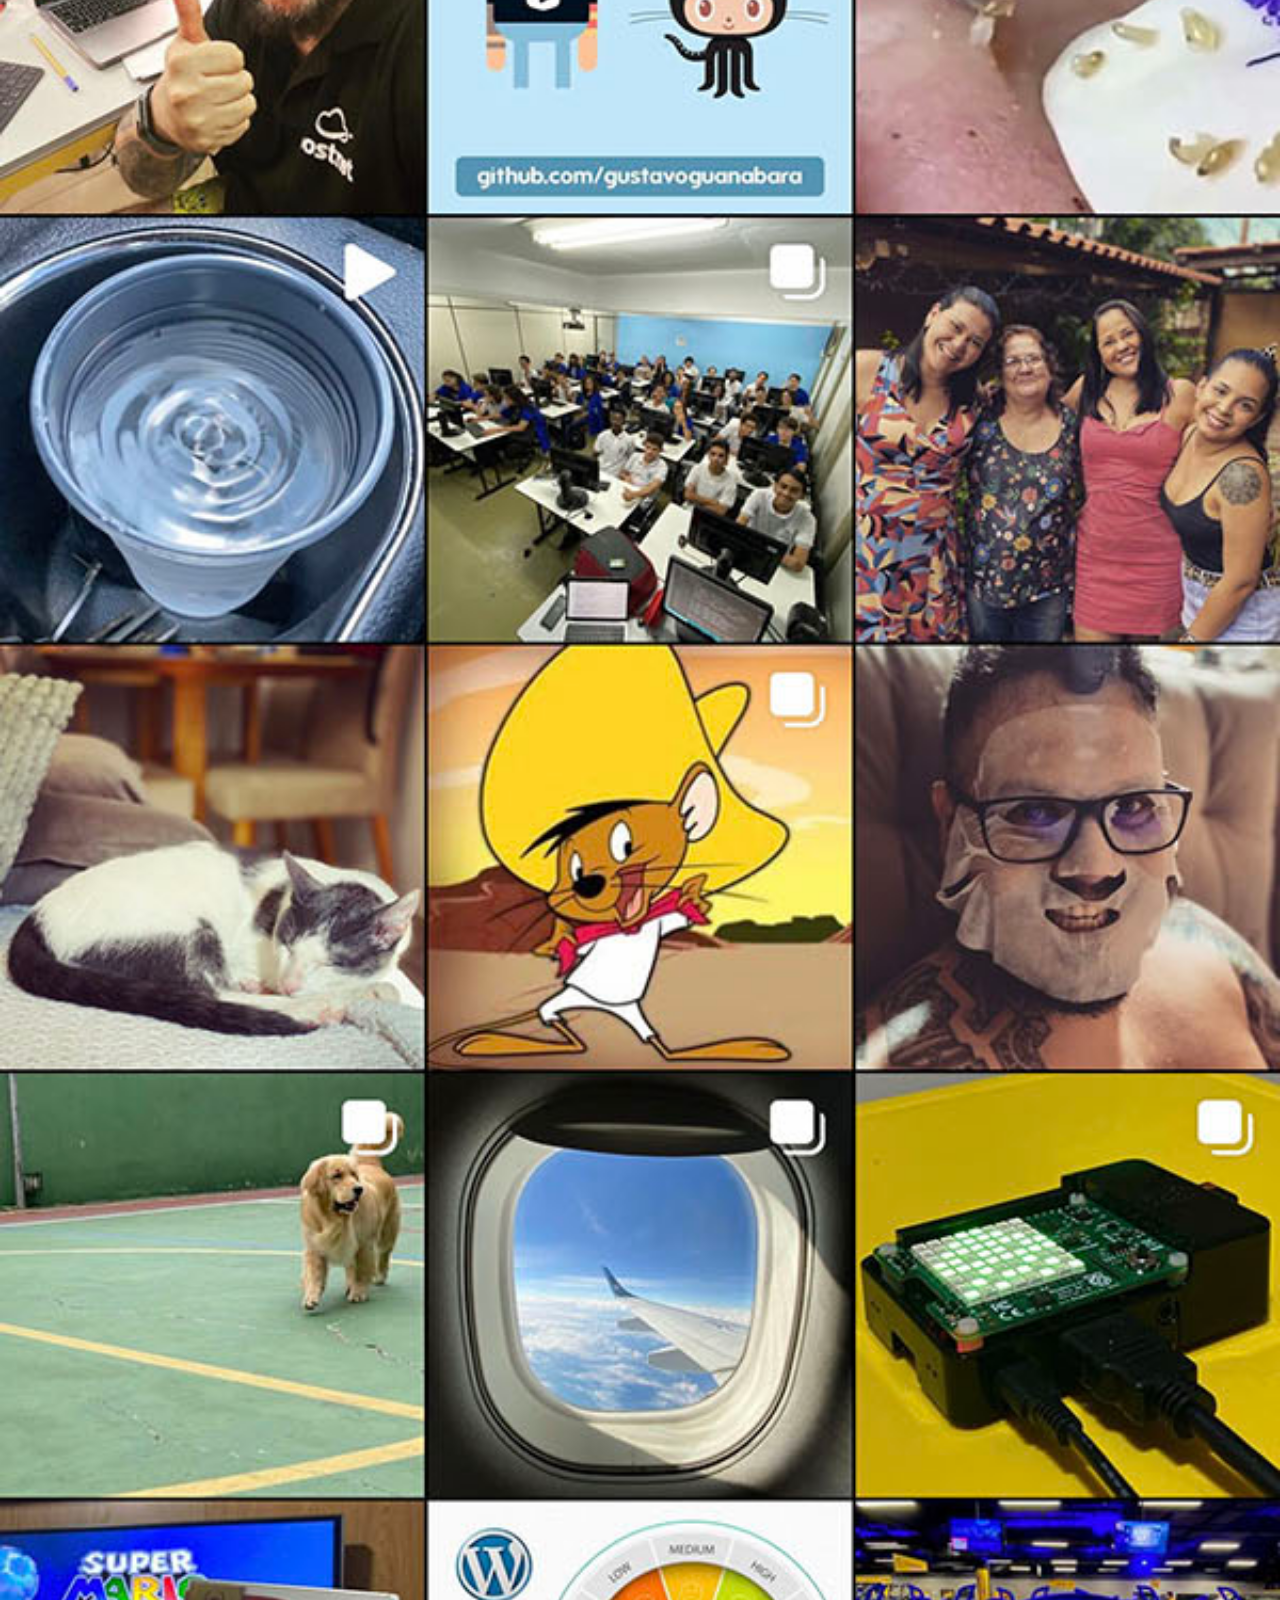
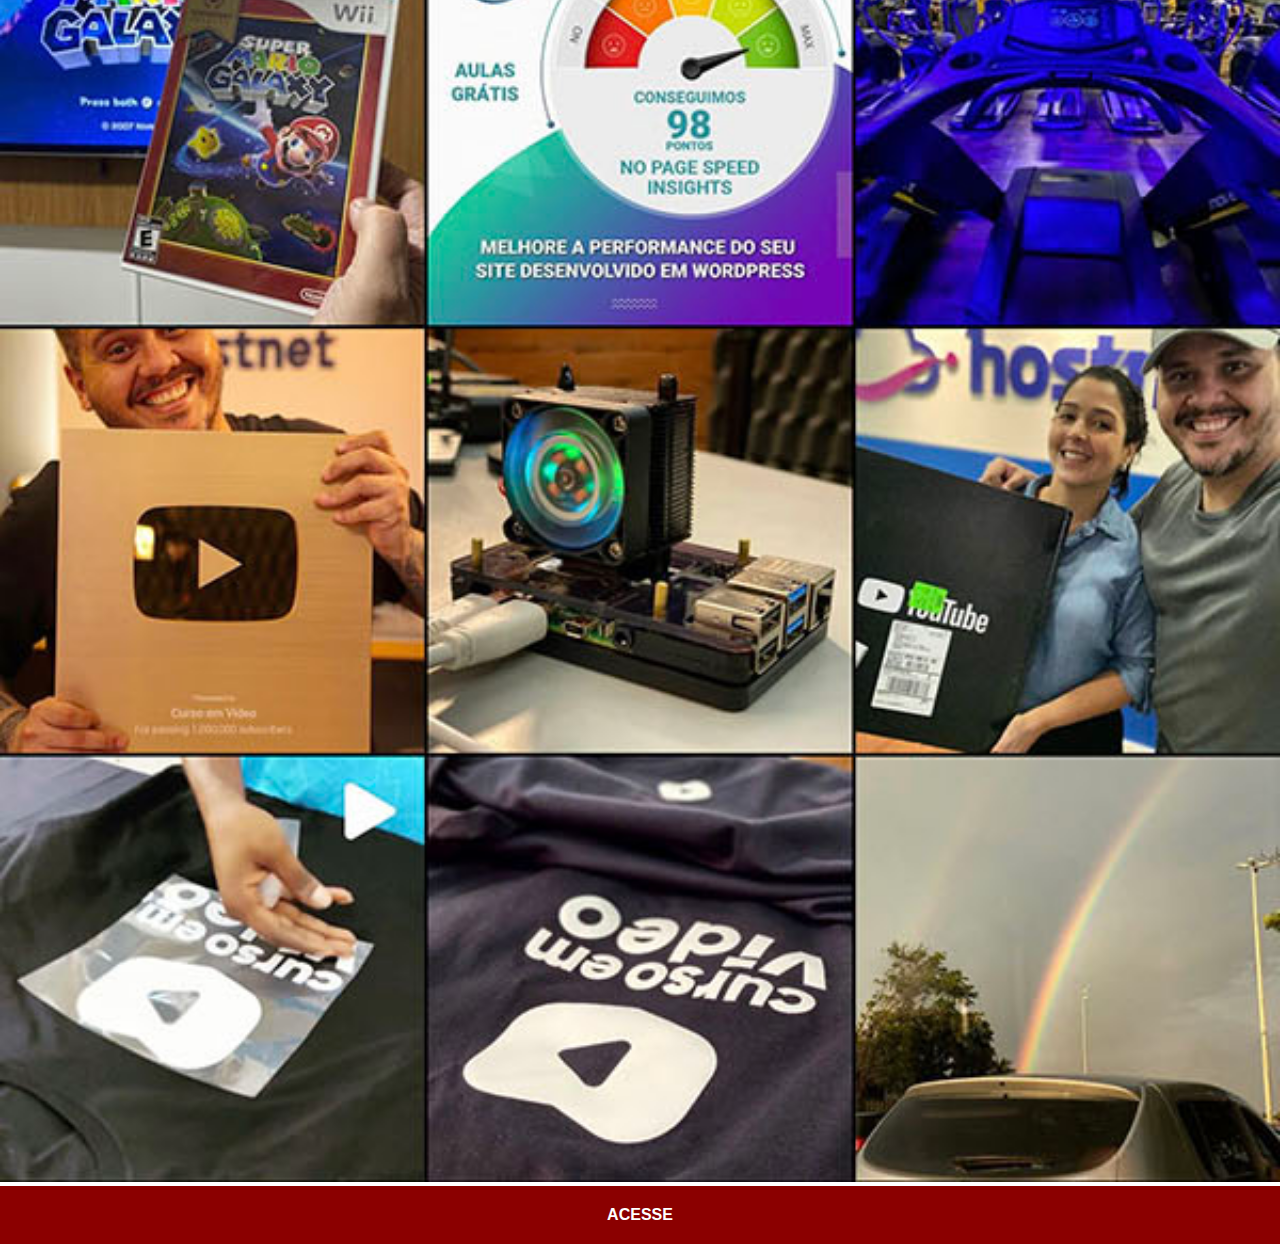
<file: instagram.html>
<!DOCTYPE html>
<html lang="pt-br">
<head>
    <meta charset="UTF-8">
    <meta name="viewport" content="width=device-width, initial-scale=1.0">
    <title>Instagram</title>
    <link rel="stylesheet" href="estilos/social.css">
</head>
<body>
    <img src="imagens/tela-instagram.jpg" alt="instagram">
    <a href="https://www.instagram.com/">ACESSE</a>
    
</body>
</html>
</file>
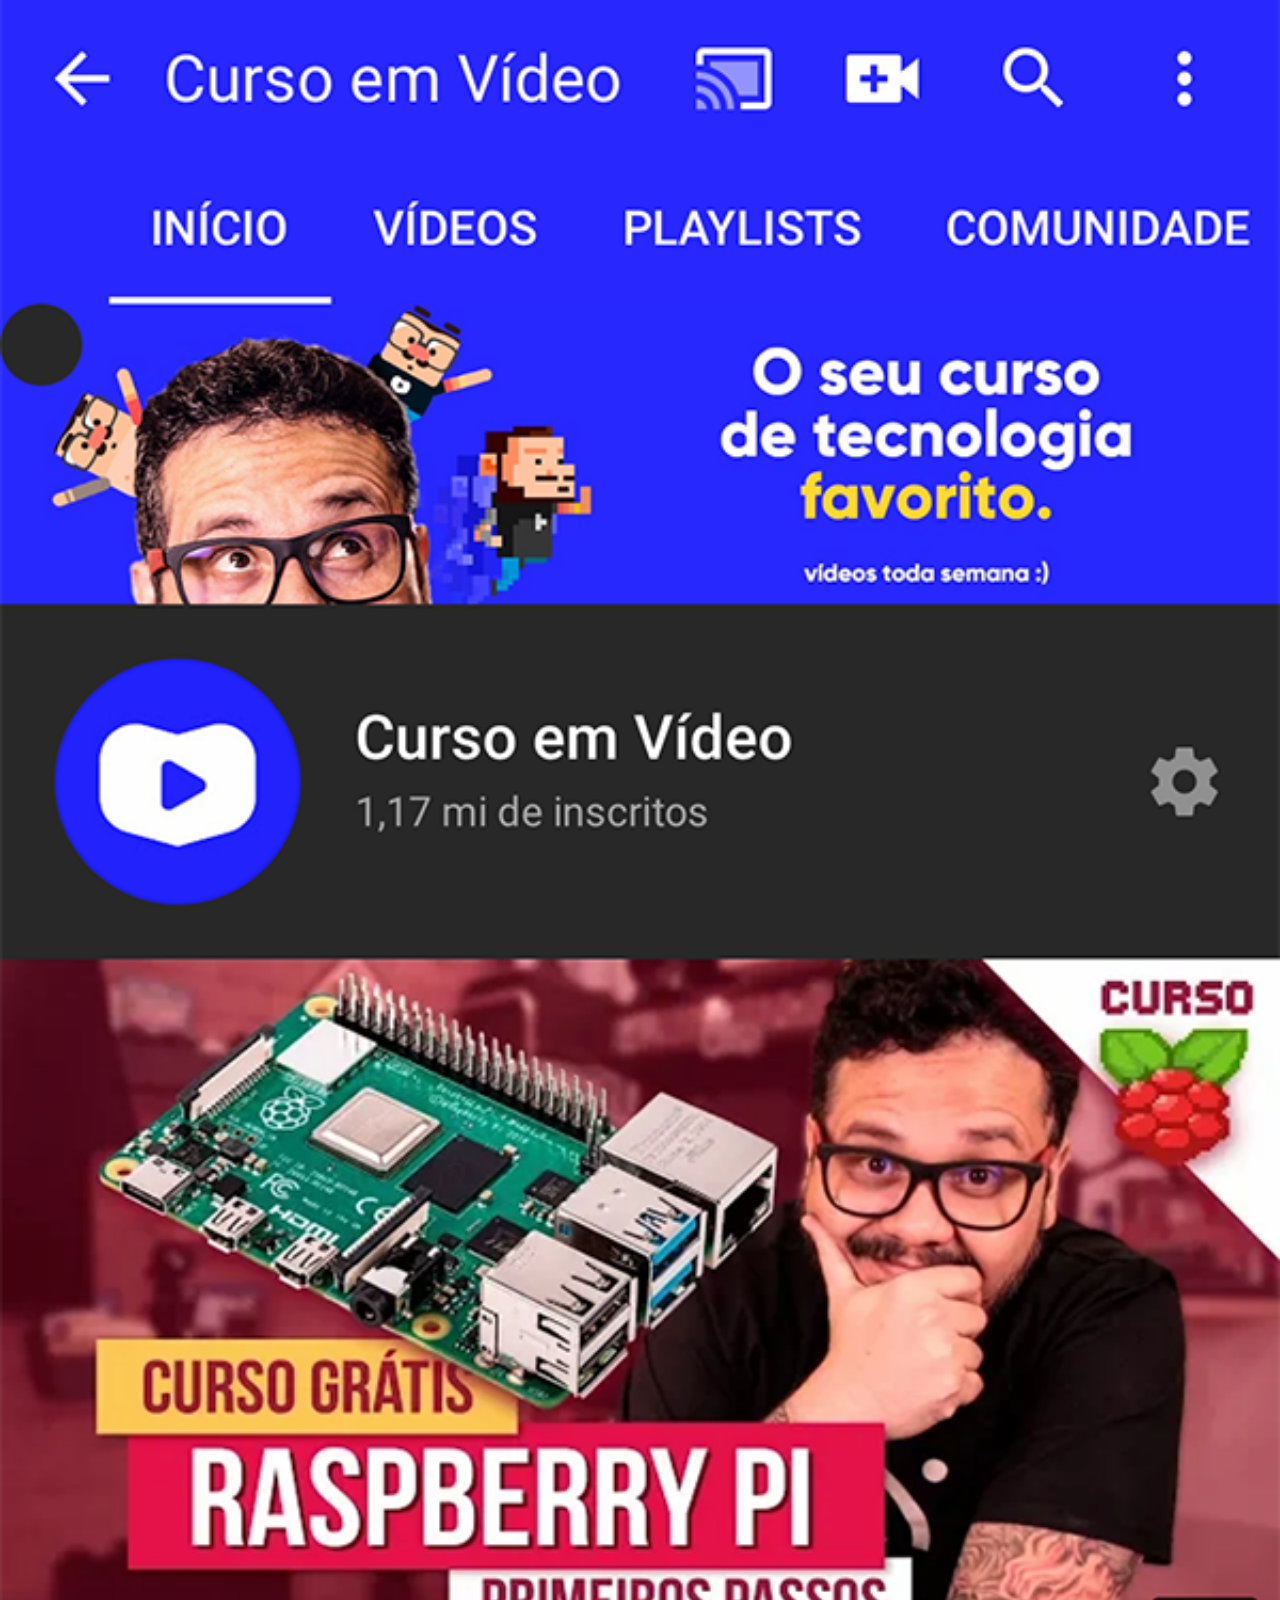
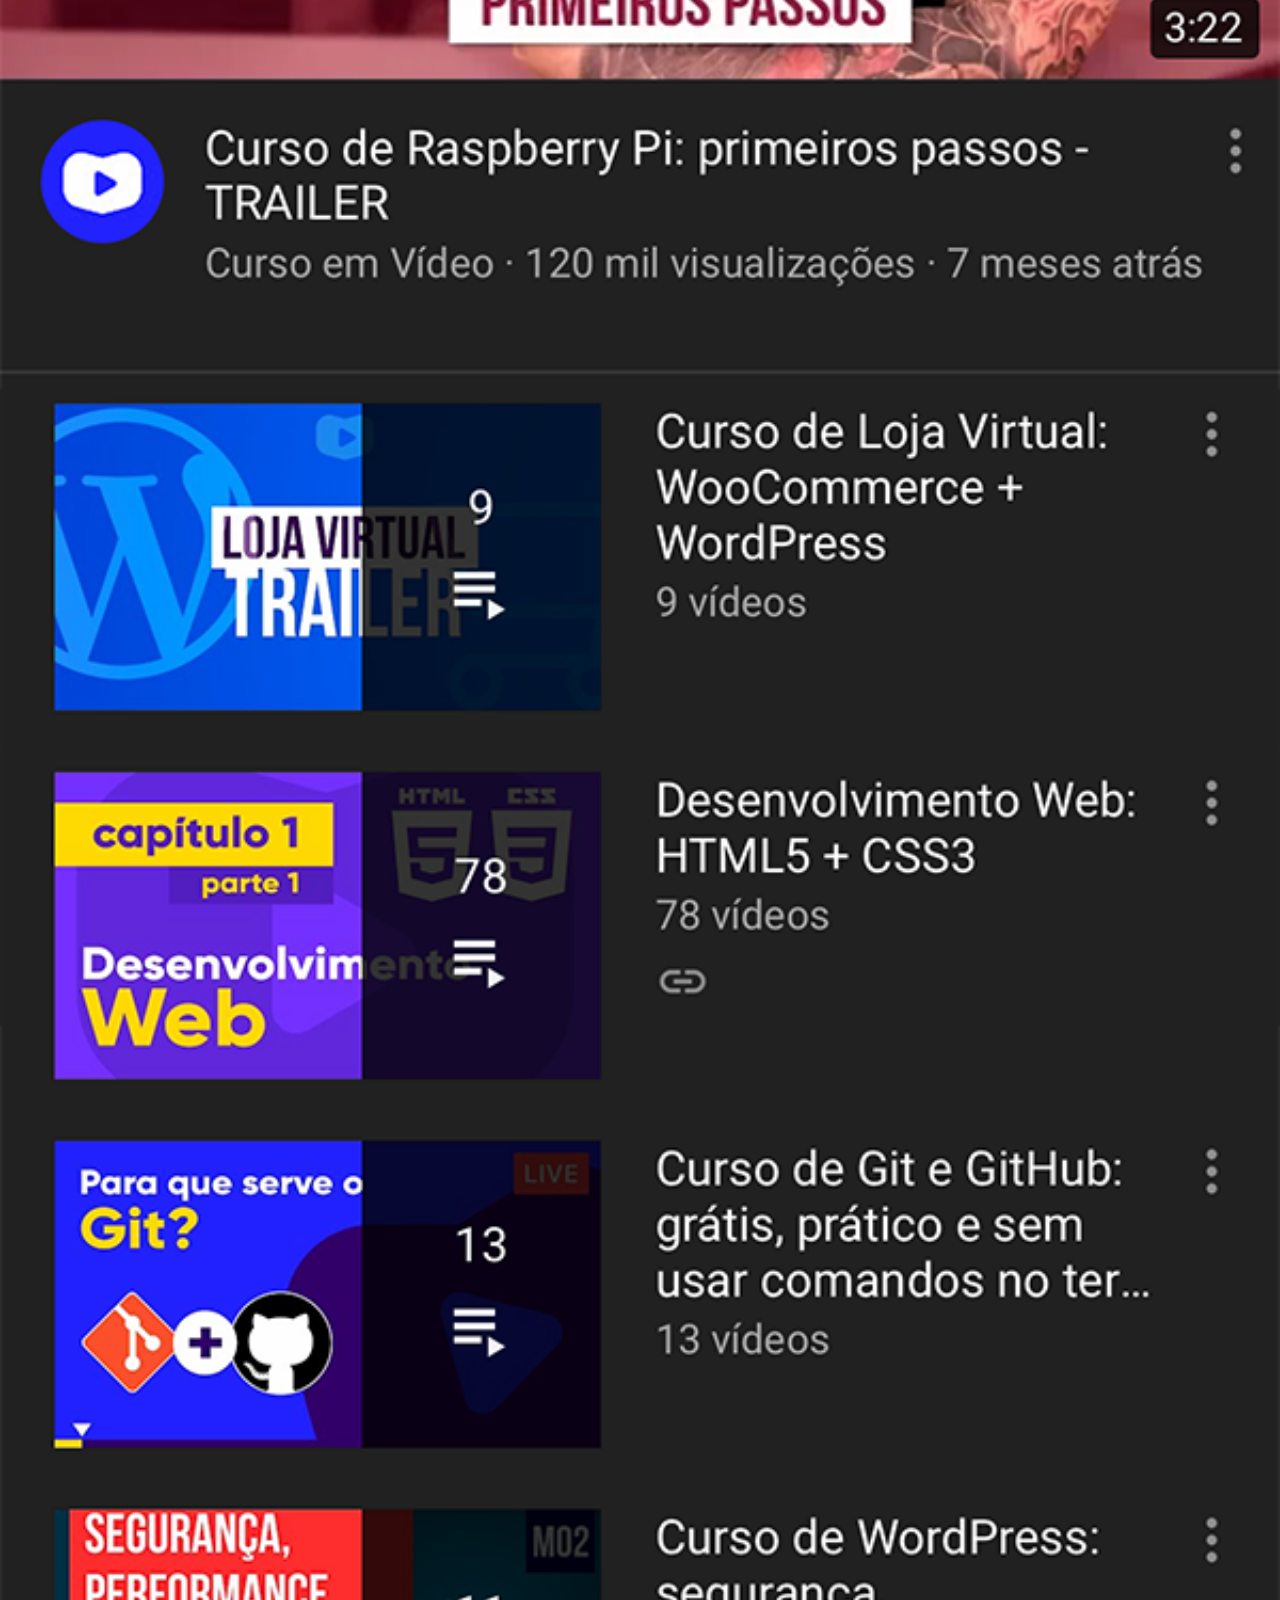
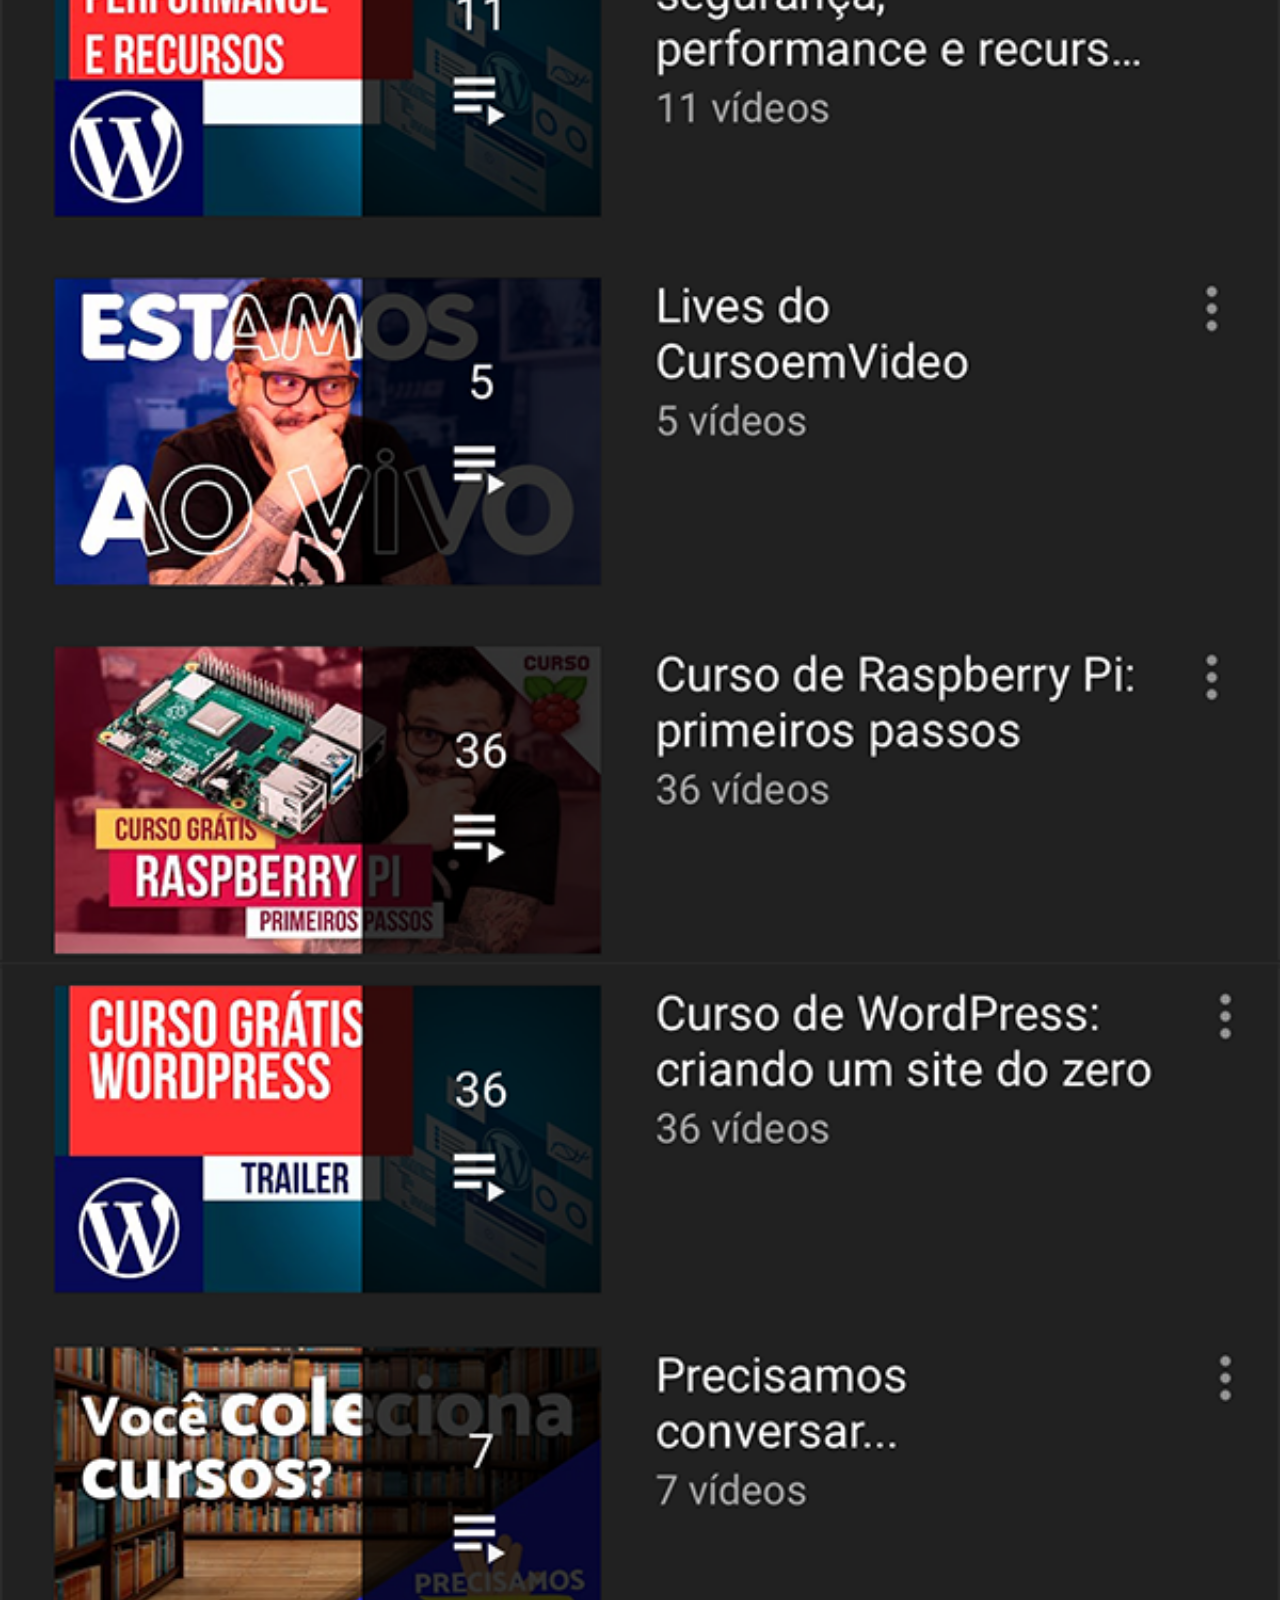
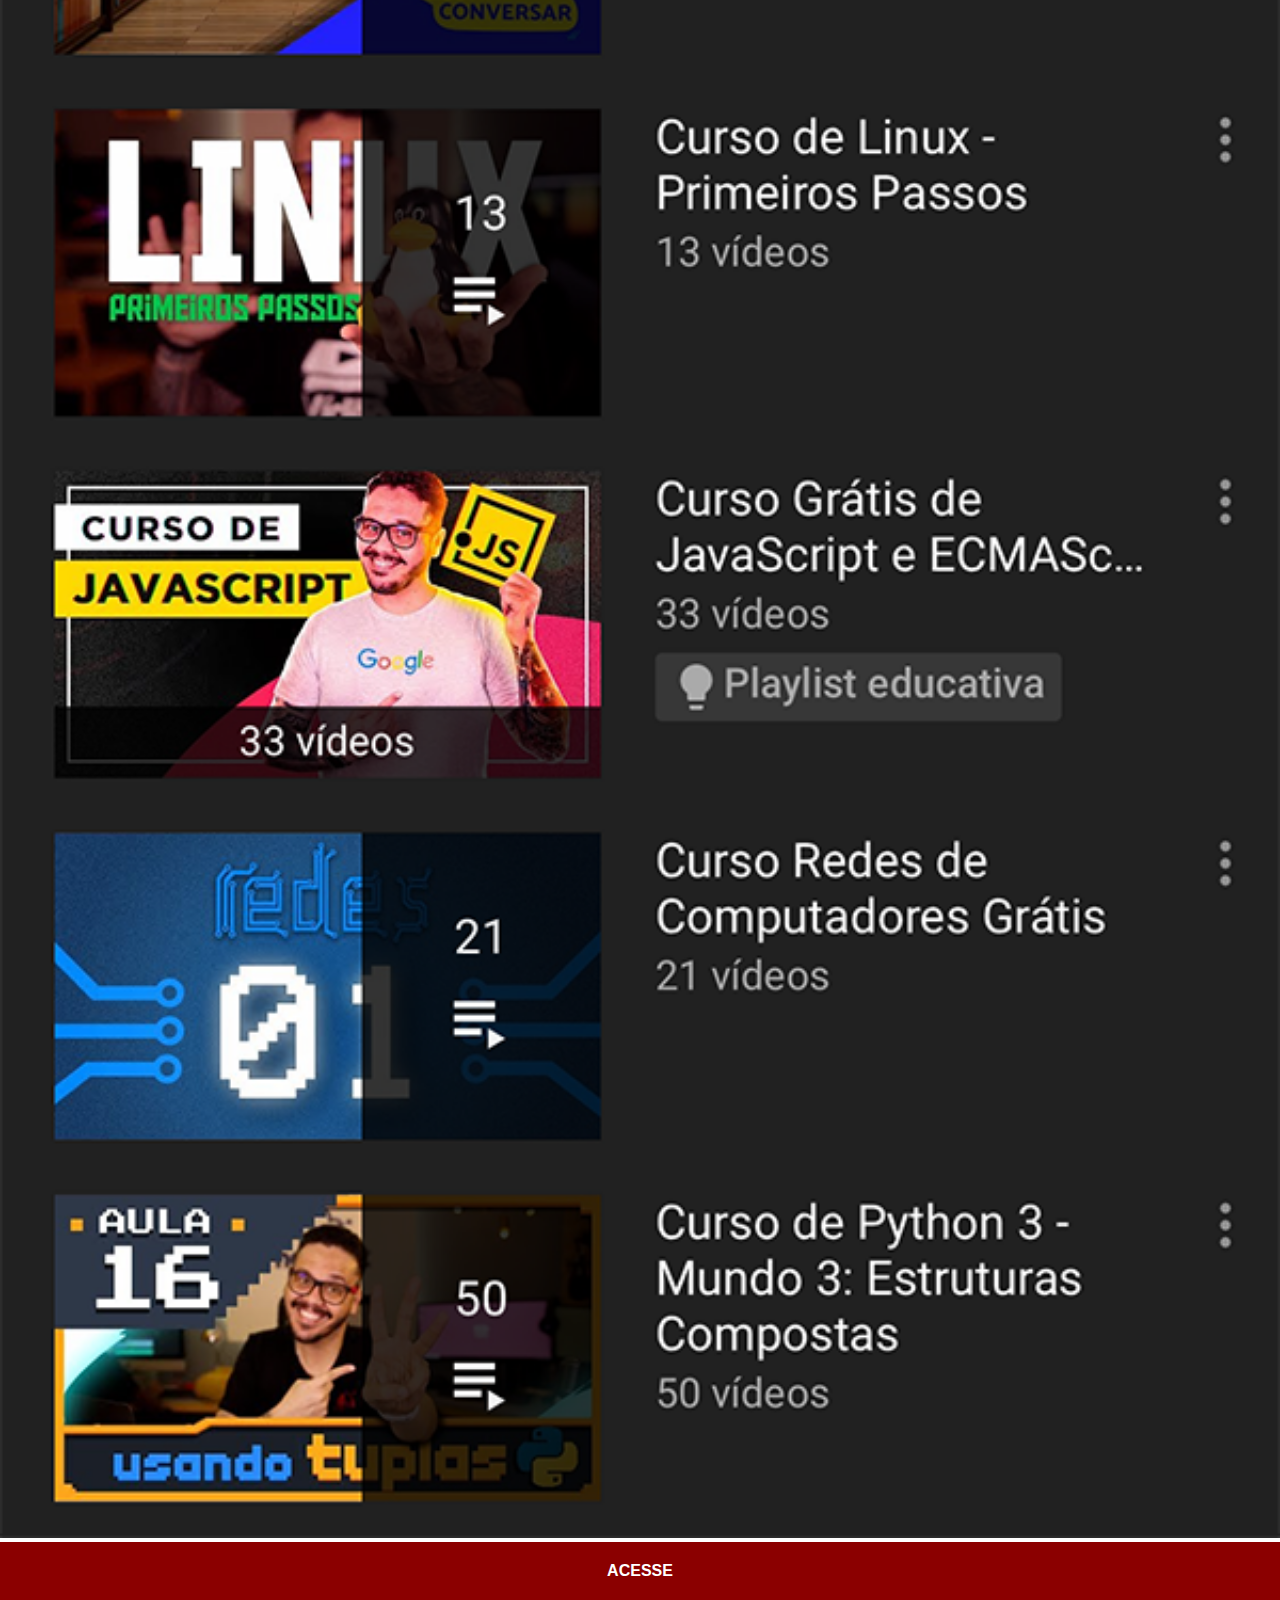
<file: youtube.html>
<!DOCTYPE html>
<html lang="pt-br">
<head>
    <meta charset="UTF-8">
    <meta name="viewport" content="width=
    , initial-scale=1.0">
    <title>Youtube</title>
   <link rel="stylesheet" href="estilos/social.css">
</head>
<body>
    <img src="imagens/tela-youtube.png" alt="tela do youtube">
    <a href="https://www.youtube.com/@CursoemVideo" target="_blank">ACESSE</a>

    
</body>
</html>
</file>
<file: estilos/style.css>
@charset "utf-08";

* {
    margin: 0px;
    padding: 0px;
    font-family: Arial, Helvetica, sans-serif;
    
}

html, body {
    
    height: 100vh;
    width: 100%;
    background-color:  rgb(255, 200, 33);
    
    
}

body {
    background: url("../imagens/fundo-madeira.jpg") no-repeat top center;
    background-size: cover;
    background-attachment: fixed;
    

}

main {
    position: relative;
    height: 96%;
    
}

section#telefone {
    position: absolute;
    top: 50%;
    left: 50%;
    transform: translate(-50%, -50%);

    height: 627px;
    width: 311px;
    background: url('../imagens/frame-iphone.png') no-repeat;
}

iframe#tela {
    position: relative;
    top: 80px;
    left: 22px;
    height: 471px;
    width: 267px;

}

section#redes-sociais {
    text-align: right;
}

section#redes-sociais img {
    width: 50px;
    margin: 10px;
    border-radius: 50%;
    box-shadow: 2px 2px 5px rgba(0, 0, 0, 0.411);
    box-sizing: border-box;
}

section#redes-sociais img:hover {
    border: 2px solid rgba(255, 255, 255, 0.581);
    transform: translate(-3px, -3px);
    box-shadow: 5px 5px 10px rgba(0, 0, 0, 0.414);
    transition: transform 0.3s;
}
</file>
<file: estilos/social.css>
@charset "utf-8";

*{
    margin: 0px;
    padding: 0px;
    font-family: Arial, Helvetica, sans-serif;
}

::-webkit-scrollbar{
    width: 0px;
    height: 0px;
}

img{
    width: 100vw;
}

a{
    display: block;
    background-color: darkred;
    color: white;
    text-align: center;
    font-weight: bolder;
    padding: 20px;
    text-decoration: none;
}

a:hover{
    background-color: red;
}
</file>
